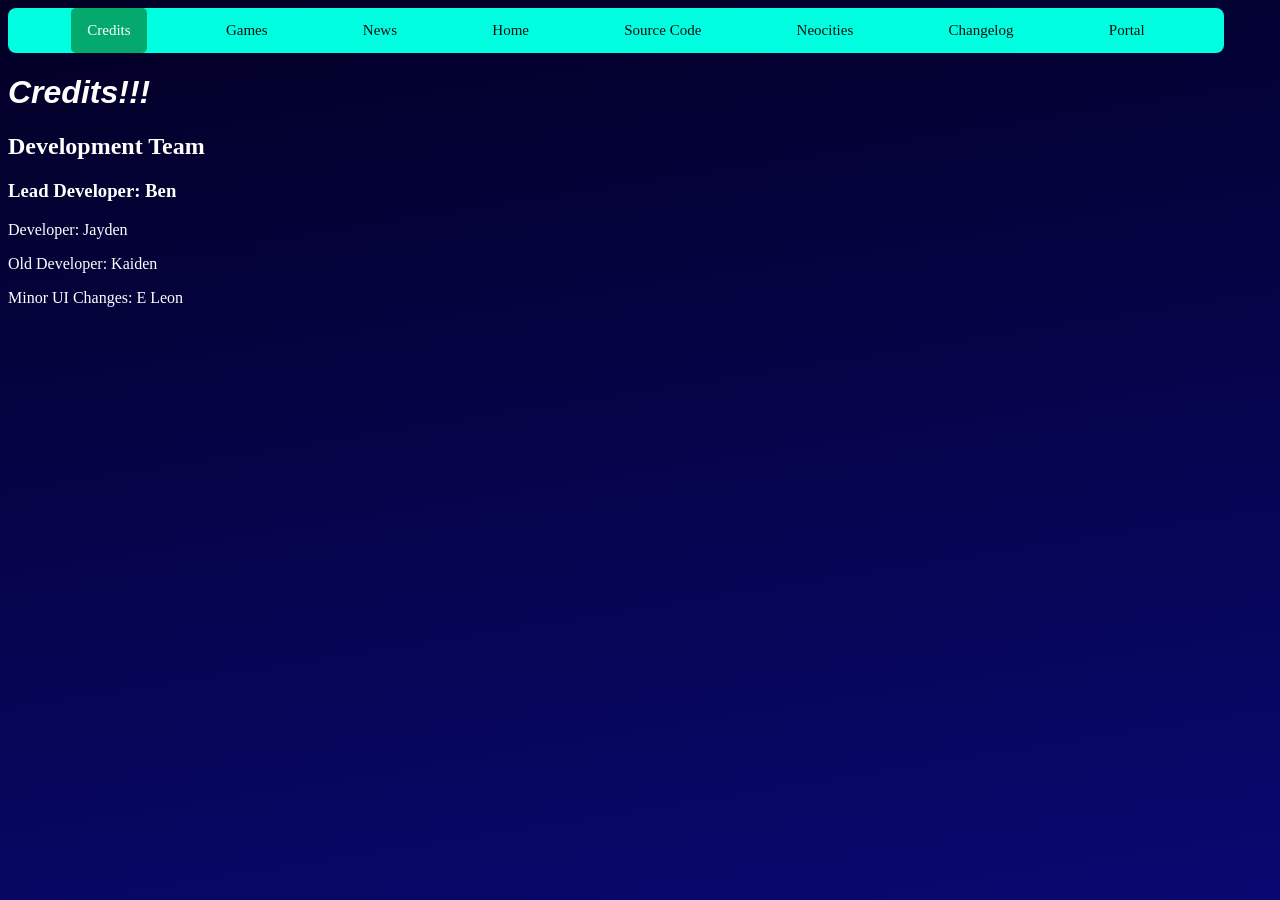
<file: credits.html>
<!DOCTYPE html>
<html>
<head>
  <meta charset="utf-8">
  <meta name="viewport" content="width=device-width">
  <title>Space Cat Games Version 12</title>
  <link href="style.css" rel="stylesheet" type="text/css" 
</head>
  <link rel="shortcut icon" href="favicon (1).ico" type="image/x-icon">
  <link rel="icon" href="favicon.ico" type="image/x-icon">

<body>
     <div class="topnav">
         <a class="active" href="credits.html">Credits</a>
         <a href="games.html">Games</a>
         <a href="news.html">News</a>
          <a href="index.html">Home</a>
          <a href="opensource.html">Source Code</a>
          <a href="https://neocities.org">Neocities</a>
       <a href="changelog.html">Changelog</a>
       <a href="http://astralportal.ct.ws/">Portal</a>
       </div>
      <div class="dev_team">
       <h1>Credits!!!</h1>
    <h2>Development Team</h2>
       <h3>Lead Developer: Ben</h3>
       <p>Developer: Jayden</p>
       <p>Old Developer: Kaiden</p>
       <p>Minor UI Changes: E Leon </p>
      </div>
</file>
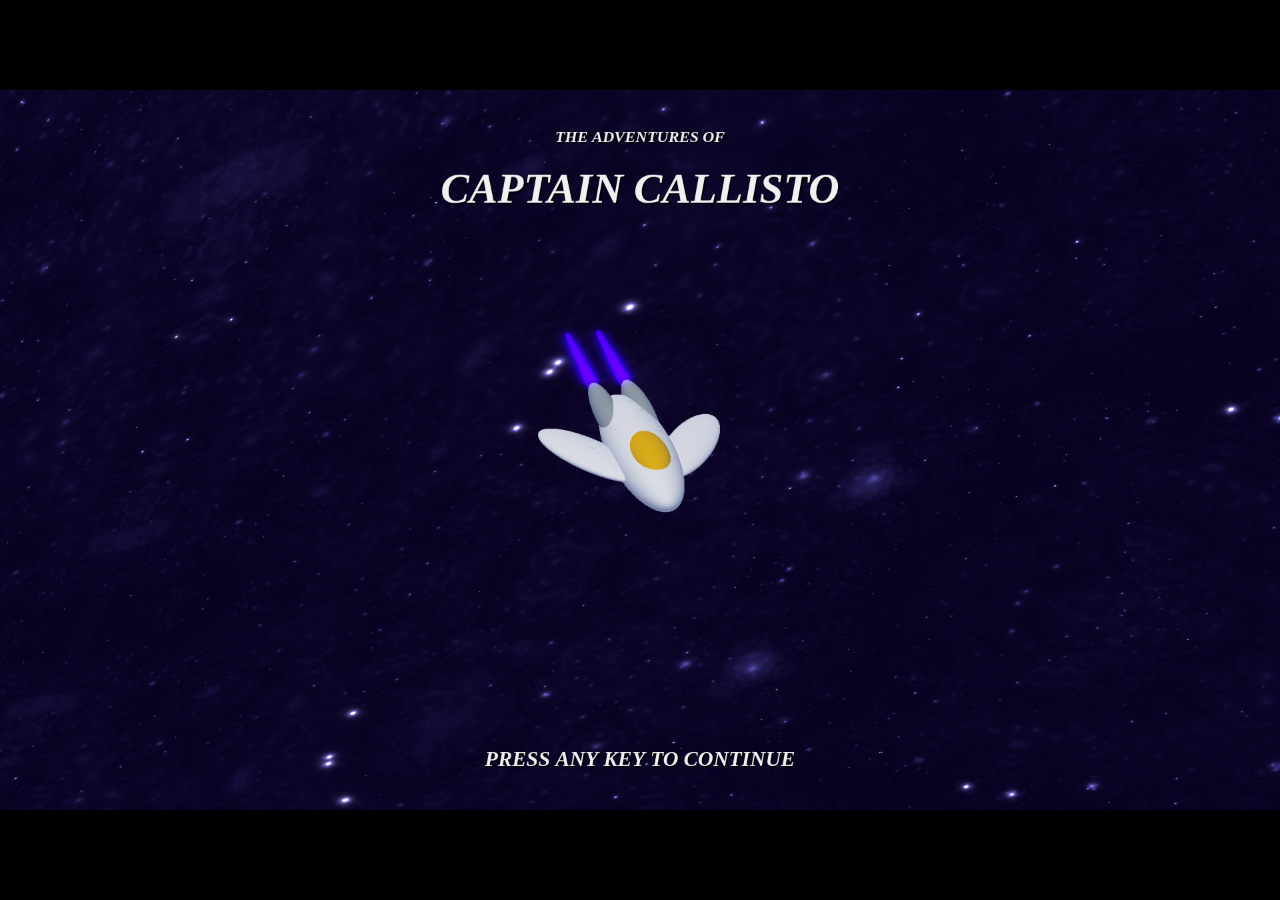
<file: games/captain.html>
<!doctype html>
<html lang="en">
<head>
<meta charset="utf-8">
<title>Captain Callisto</title>
<style>
*{touch-action:none;}
html,body{width:100%;height:100%;margin:0;border:0;overflow:hidden;display:block;background:#000;}
canvas{position:absolute;}
</style>
</head>
<body>
<canvas></canvas>
<canvas></canvas>
<script>
eval(Function("[M='Jt~YKz_FTU@RAIRGZYir}`r?eCYGtBPi|_z}z[Q|NY?E|v}XykH|mykQ}LI[c?kNVvnyelpTP}UrHwdufWdGBzkh~{~S{kd?URGlbuChmp[BmxRoRN@fxWvL`TbAAtf?Ya_A_mPirxvkRgSGDYSG@angRBb}WbvGZ}FEbeDzze~BxEO^s{Gw`mhIy|eTHNv^EqXPn]tVknpyYhcn{yTx|M|GpRE@TQjpnvpGX]}MShL_TnZpU{U]bvSq[wMEFaNWm}csG?[YlrHSOTkJ_D?X~LZIJEbaLdsy]FygLEFS_YmYo[o`vxd`TAYQ^LxQgTrLRAIasFEXsC|fT[EpJmbcAVQfb[lNKtHzRyT]AaVFyJjCCxeEGhepcecenQYy}hBgfXClqeIjSpqvcn{j@P}`Q{]NrlltHWra[Q^@LIxFJUWGzIazI[[AEw~dgeZpVTi_jDBpfL?HxiqBJsc^zmPq@Jg^s~~][|}[NzwrUYeKVYZg?aE@Vq{YiRpRx@Q@srepWIBVXN[ZAKSsBuSEBq?oIvTKwTMvDCVGMWx|{yf]s`REX]Eab?BoAAMnLnekZZImOdhkLDtro`aoTKECmE?tLn{NiQRuqFIyPlrLM_WxNwIKpxD]~bwPw_|@mRkmEGaTciac?cs^EdmHU[yCFSM}U]}Dtqfl~MiW~_dyNqUQF[tFwCpMGIXYLxkcVeHorywzFUmaWOTupTBY{fbfcRVlZNRSFunYQ[W`VhMuZDf`DO[|DgvzRe[pKaavyPZljWIripv?t{K`EsTUSSoaE~M[XP[evUJDWPAwHxf[glBTn{HlhWF?B@QlOhBiz{On?d~eXIqk{l{@mTdeLwVlH`ngYhooN{KWbV@M[eXoGuxm^|c`fHhudwgDWVtVtEitMJ@PhTDXNgT}kRQfLCzymOMiFfc`tTQImsDLglBaLfBosINt|yqq_BvjK{SAvxJQuKTEuAqRgckeCn}IPnFlGvi_U?G~pWkEzA{iEDfP]W?eBBfCSW?_mgyB_yNoU]yjOAXGST|k{k~OMKWBTv}ixH^^W{dteeMulkBWzMVVLO?xTid`K}mFPfHkhIVpE@cqbDT`Ns|PbYSNPPNrq@~F[k?lU^T_v@Vq]U@YmH^nJr^UYe}JJq`m@L}}jNDh]T|}W|J^CsfwqFlxS`kieWITmv`g^}IBz^nOh~LCINxa^qKzyjTxeLHdsDrdp[CggqIytQ{XDPSbRnsXHwALXWqezHoT`N_[PvULNlT@EcEPBQSSl~Obrugk`~NSfCyM{R}qDnqXed@IZW[aR?]OFi^}mrIVZhaFbmfh^wb{LMB^gFG}Rnrs]CEIaEqLe|EPJurMbv_CDAbVg?Fumeyj`tGoUdIY^Cjcy~}XOYWtsH]UyD{Q}AwfnkKcgTPCCBRHFd{hyIUw|PJWFKZWq@~i}u?NG~QdBtU{X[ScMOQcfs~uoAZg_fOWbZqJveVu|Lq?KIKCY~a[NWqBV}@rM__X]ZYd^a?{v}WFQeMFTQ?wypOQzd[YCFnVXCZtkFJ{HKrc^W{KLsBOpD[eOpUBZr[iMccR]|SdRZwfKXwgjol|wYnItWhZrmZaxNGTd`?N_HZI|FXweVyxbMV]SRdL{OtNq@KtRvlCZuuOJy?Mo`DWB}`MzQV?taiwNAM}^i{_dUR]ZoHop[}`]zHNGsgPXTQo^Hn]CPiKJoNHE{i?EBbwtKC`}GqZNZDX_dvcO?s|uF^AL[a}^jKewzcRULiWzmn^Qm_e|~_]JBPvTWWudmUPJe]~aXhbSSP?RO?JKveaNgGvUXS~LLfVtfhLE`IooRhO[]ZmFUl?^bJrh_hoq|wZ]zjMApjBthE@xh[ffd]EYNj?^IY]`iij`kX[AcV}g}HHBTZYKKnDpt`k{igI}_{KLYQu^A|l?SGNDFShJDHinjizO}Bhckkk]jDWBcfaGKOupHyjPrnBgp^Zroe]LwdhOdKkc?][qRTFLdzcL_@{p}SngCuLhyki{uFaIZbZzF|}UYofcoHYFJdUsc@PHMv_gpNGAAA}Nzibd_Zmr^GHIo@B@CWdloGodk]@qHMJGF}j~tXdysFcxbKa}BQKbo{@P_JArH@llDoCtP?pmxaQpSICZsl|LqrVTETNfixtbCPF~jst}yREfW|HpocrW?DwxIDffMl{Js?tn?`ukJleWZp_CfMKlv~TwXsjyLUH|jBOY{~LMMfYTy`WT[Nht~`zMyJ?rtAqrxL@~`VH|q[@WkBjtTxGvWfmo~S]FozhqGn}I}JlsrBx|`GYJNQ}UwoPnIRoNoFU^dwkXiks@Bel}lSKfT~F`]YTXgqNzeUkEwmW^qkBuZqOTJtRXdy@x]uaGhLe]_z?]s{|k[gY]fhzHlD]sm^AuXniMG@WwZOBxBCuKLZJKLIIP|fHKCgIenk@L|ad~nqbeijORsXf`[HWCOBHafCEDo?S_k}WK{FU[hiCyuIulKEMWvbvMEuor~P}tF@FJLdQIwaSt`D`uZSsTOyoxHtOcCFHRJiY{jfHQLo@p{dp`VmDZ@n_MpvnkYMl]a[Gi^SyqSvPK`zopPuekkWtb|mBAjFfUyaDAqUJBJdxtbmF`wV?dwiN`T[]_HUHQMV[nds{nyl`NAu|]|LIDIqWKAQw_E|BPfYxoGeXYsSpkQ|RkWPbVwL?_HQ|@yFyLqvPptAjvw]^Zj~~NZgBclXrV~PIK^CTeaXz}HEzPz^Jlc[ovDq@deIj[kvAyNvUuEk~`sNnbClnNdMXhVh?raJIwatLn]?SKd^PSjhrbmP]rDducnu|LnS|sVryjW^ytOjkV|BVl|OlJoGXrE[kOs]|yKZXuNr?DWUpzaFROFijVnQxgcxs_prnw|n`c[fepOy^ZgV~cnyNmJu{z}zFtm|BZKUJmoZPiSVYpVyIEQwkjNL{VH{gUPX@J?LbrpSG}nw][VJLallr|se|ze`_TXrYaPiduEKz[pQPijRc?yyd{~zxnzqDpWWO|lDLrfTTH}B@KaPRtlz@jHI[Eo^Je_ZpAT{jc[P^O[AutlZl[U@zjCOXkzazhlIE{s^}^hMcQcV{XEIOTP}_DUVE?wMz[SQ?zNFHwPKUAt~vLGBfuKPLddteV^YYCHCjVRN`NffknVZ`ZiAKIqloFnoPElA`|WLEAM[U@[Ie_wHxbA|j[ql}@MfLyPAPQIKOvZNy~CVw@VeFTLr}IXsI~sHIZhu~fzDx]KQyBYybadzPmNcmTf^JxtczlVzHFIBB_Uskkx?iSbYbBLj_GY}mEEHWbJKVSsf]dB|SLleQmk_b]}{cBiF@bup?|Ftch}W{`r]Lg]KXxRhF]ArkriY|SyHeDcwY@CQXorzNQf?Kv?zAMTlE^]{^umkAGUEvTjxExI~Bgfaa^UWskVwkXP}alr^FomyObTWjMjD^Ztno]FVQw|SJVpsqZW@?y`{|drCzgD^?BLelU]rAqpfAlfftoIRVfmBmgjEC~`FA@RVLsgIAU^aIfkjt`SVQK?ldpRgrrwl|jaQNiowE_LQs]gaMaOn~Q]NJVuUjf^it?zizaEcaREIzW~yhr|zqnoCLSb?EoFtCKXgcF_CEs@YPJ^P??g@YK?[IdXg[TPL_cxcYIciSzbOZaXrlj[{YA@CNXKp^HDQMCBaAYUfsn@a|uLzac|n|hlIvtyDu_eeo[OyJBk?ceq[MhIwhuOrdWd|KJ`GEDDp}[Xbfd}xelP|}dJWi_Mjuin]Pp_pDAN`cwutSPE|DRmy_t@prICLMnqkgf[{FPzAwFCx_eTKMlNY|VoW|EOAtlFgPVILyR^?Whb@lk_rl|m}NvBTmaAQiNud`KwMWiEp]~mXx_BpZmlJBF|eOw{mPhLfCWUImgJuK]yXXENC[W^n~mRJOihK{Zt^G~{QzPMzY@ZwA_pJU[Vt^zPEyDpYBqp|ZRD`Ee[ClQLneRfOoWVrJ}rfwLQGyF@r[zwMQjRyfu[nMY]wtqV^ZwXB`CN[cRw~kB@kixzhN}sLPpJt_eZRrZaooCaQjpviX}eKATZWjt[T}}KEnhJAjjBVPTqS`?xBvSvuzloZXUEf`{eWP?[qUqghXZ|Va]j_xB[Dk?BM`HYa|gyYjh^GbRvsMQMw?S[wrcvWXJZw^F~~[T~YKDZZ~JFHcXz`_~`jLyzIE{a_oOeHNJRIUTYZUeZMard`EA|diQmExsSjhJeNvxH_{BBbEA^zpr@cCEnCGQU~pEfgk~e]_v|Qgn`DZV]g_Aci^UU~hr]tLJRDcnF@OWFnH|MP]xdEQWjO`AKp_}JKtinm[JGoKKtpcBHjv^gppa@}jICHibp[oll@OL||wzGpzeRJmCV{HLhj}Eie@vEmkxIOfZDmW}~bI@gdBCC^GQgkGMjPrvEWcCG?B?Ot`kxtWnfC_pfrSLftlVOplPgKVVtsdfMF[`[hPUu}os]VuQq?ULoLb{wXMbWtniD|pnpKWSi^Yax?}lxR[?Y`kXpEZbd?mqvJ^@gcqyZAh]JI]vFf]sKXvXDDinutk|aoqy~bfnLc~@fu`feqcuKXK?BVURyHzO?ui~Nku}MPmZlSpoUAe^@oFSBqakkpR_VeJkdjMnjfvjFxP[ytKFOh[M[^Z~P@CkM~ujf]jwAwd]V}_[`FIXdqdTsWyrITs~aWatt^[VayJds{_HdC@ATfU|]uHWJ|AP[lZ@uoz{_B`JQ{MYaoffyDkkbp@aAx^I@^IXyUTdy~y_zi^@Zi}JMDb`xUDc`_NWvWNBfgIsolndarkvHobaatYDkZf[EO@`dcudbSW~H|CHx~[ZH?f@KYLtYynyRRmAglQBidWp`mnLF`AxmLt@S?Kds|BFT]]_^rNh]uBpNALFyrHB`imGan@}UlRAY^rBys^ShgNE}MudcDySJpisWZORVZR]KrFhtkIUbqESpRyJDuiCwNOcff`Pkrc|Isz`BEReBZvUkZNkB_Zcf[HC|FTNZZAlt`fqqkuuEzh~KDpXWrnEvPbLsFjlmhfqip|UT^IsY~@tfHPQHFZker`FJaxd|[vzeTPl]}Y`LzoaIlWTTxKlHr@gVacOOZv]ec`F?YxDDSyRN@haZb~zw||NIiqm~XZdMzQP^pXGSWQ`sxthGb]rPoG|@lsSoDhdbTbHKdFqDaOeW@@@MefTPpsQLDh^HVRCC^~[Tdq]|ThABDvCmyiNiumdCRm_cxs[{MJ_UPM~oP?lHVnRvf@vrNI^FPIINOXW?^@Ay^SCVYGSfrMqhXIT{tZLfZSm{Kprs^VvQJhPPt{{BfoueA{TQ?INA}zQSLACtiXLOsYvzL}QIk`KBWHcneoDdvzMWLn]yPkYrWgO^uRGJwbKONOqecgu`o[HGtDPRNp[ty{HDk?jfOz~^BaHWD?pB]dNrFViI|`^EaxP~SU{RUeq}xOoTEDQwbq~`hdlGgpzw|Yw|wPXXDU~Joj{llKyO@rgr|_dmOUY`oU~GVSJOnO?FAqKESAMvv_ha]XXhNNvXAIz~ub~BqlXCEAkrcr{Y~W`kSnP{EWAbOtk@pf`CWk_rhSEZWScTMaT?DkTpTtwzEn^P~eVkhjsR|uTEN~z{~`AXoxgXdeXarFRuXpxlK|`ks]BhaJQBv?m`FbCv|BeO?WNYzX[yeCC}W?HCxSumt|Ggz{SJxr[GBmgwq^{EZrF[znqtw`F{XxVDu~lr_]MvFY@RVN^oVzmTjt|mVYlXGWhBk^yuc`ZB_jAcDL[Qtim[]Lv`e{eUbYaXfUpJU[~WCy~y}T`YzrhnJEckLbYRyRTWLKIIk[yi{~whl@CE}ydlRJVc|KFxEfhO]JqEZutJ|B}p@@jhVPU@pzR]xPfhcN`kM}miMxyAq?amG`ovcNhfRGqrGIVoMlq{UV}BPSJMHFQiNWksIwndR_EF[BzqH^Z|`StSwMLghxuXPLGK{DsE?vy{zZJogiVK_|w?ubkkkRaLLLK|r~]OA@bbPKR{__EAqwUKmMk{BgulJKqxNsM@ZPuj^OEFvcOlVE~AQpjZ_|~CZt?WPq^UwQoFtaaHYsxUe}|uXz[fCdlsKGd{T~LuPKpsazYBAwP|Waddkx`TwEN~zT?Mx]czioQn[@}IhOmnWJACMCVKBeYTbywfybAnLcA@jlhB{Sea~^SUzN{Q{zBLWJiqh^Yby_ToEsc@oran}odQbVuXITUgEbWhWzMsvj^^ylTIIlmZHiq|QrRMW[Fh[Kd?j]liylGc@`NzN`tOFFwLHyPoBrTxcLk{g]K_gU{N|BfYCtvWxeNphE|kJbO~rkfYpZBZeo{DXV^Y?QYrHBjyLOISF]VI`atdFsVarpVRJgKN{?]pBB?y{krA|upip??ly@kVf`cy`FEFV[be]F`n?yrrkyVT{xLalSZwoWQDsft^xeyIUhvRAl{RTnCFon{E@AvgpTK{VkEkB[vjFNJ[|HpAcr`]R[{SrOwrNwmLt~JRp|bGIDtSirQFenej^RAXsN?EbTAW{JIsqforJR@|yvEQlhD[Hd^HXlNZM`cgpsGUbOI?tnJRqCoOhahHLVqmyeU_mOV?aTyA|cLl}qIec}TAy[NLSOymjBemOFzizPh`yDrgsXbgt_FlM[y~[_yXz~aUqAyZ_EwPaXHVq?yHf`jwz@CGyHZJKB_ILrCkHFnlwvmEBEgL]w|]DHKg]bojxUHqoPOfCmtFOHvSBdl@QErsPOkqqidjZd]^eoJyK^bp~lHBMmrp[qr}WDzuYWno]Rd?tbCgswwLS`agWBZoiGfeGcQU~taoUjNAOqtemi[bhBBez^yTPSOqDR}RMbUPr~OPXUb~V{HzvlCf|LYrNK~r}p@SKwfv{orClLyp[[|FsV|Mc@cI~{PhOGwdByCYH]EWMwqSMMVzA|m{Q^E]H}nAWZH_E?rMMGwnvaFXRqYlVAu@?Cv[TcO@PwClBk^r]CIm]uVWIGEsPu^Rk|Dtq}WX^hYakGZTyf|{bPLrvlF~Tx?]WShPFfUhk^dfsTjLFyDFu~kGVldn`geWDB}cgbcNnSFhr^?~?eCNU_kFtibg}uY^[kpk_mepsr]ZlzdphjacIVMp?mFJWi`GkKOoZWlRBFrkbjAN`__`eLg_o_w]NQCWBLabt~|UTbydMLwPvMpmR?iLgnLeUwMhcrosXh`Q^hvH@FKpHBvJPwwDZ|XLknH@DTl^gAp@OTPzVK]XWB]mRutaLOFmtLgFrf`ONPQ^K^bdWn|HPkla]hGUuMiqKcBkS`c{MFrACFCp_XoFkqKWTNtnv_YjFwtCBdKTGxtDHMpuoEpH[]liRl{H_luYgiB^LT@FxqI[rx^BAQ`[lSP|ZtFeO[Ku[CLASsbrznv[UEEhBYeesfgse^CS{A@L{fKacNiEuj]l[_@zchgSfz^xafayU~mcH_VqC?KjZ[FIMqdFbtPO{]_zO?PZRI?Ss]wUIgkAb`qcm_q_xTr[ZV^msa@jQlkARpMXcHgZfSzeNRtlAhJ[p|?}pqAHYM?R@Kf[Z[e~LZZpc`ALy[[T}kJT?I{CsUwkV`zQZHrKowFJfaRH}RHOxnYI|gZ`S@VBziYwbbkwOYe{}QltJyj`pXlJL`roLtEEHvSw{rN{rvIiq_tnsZ~LVesVX`uPaZcrdc_BBCkKiIJzA@Vx@[?XOPNrsz?Bssbz|H[nwuPLef|cbI?L[dd~?OcJC{eT_Oz{nNwMMLtHHJ_QB{KkgutoNhT~m`~pnhDWNB~MZ|wCpqf_@dXpyTzrBGhVDpoYkGl_MwnW}ItJrW|[Y^]uUGZERtQjzAsMbjKOnJw@nI}xSpqkv]vwIT?DDAXmVrMYrA{k]ugVJzJO~o[]SwABUsaK{MSGkTriwCbrDA}s`g]p{bnnTBTY^Z|lS[HATftP[AZcEjl^NbgMRDXSwgmimdSZPQOrEX@BAysZqJae~~kqBbTw[FZa~ITbw`vD}[~G[W[bCbhDJWCmSmG?k`NMue|YFAXFwQyA`ZIoqRJM]jVHDF[FHuPQQ^[DNMT@yYV}ML_Tv^^LWVQs[olLKKtv@OWP^^zHcGGGKVc{Ot{wZyr^`dCLX|[e_{@op`fs[`u`bKChTnkDCCJNDdBnGJ|RCMFb@enmCII{PT|ui`EB{KAtcBtoRhSxB]_vIAS?KONg??iJb{C`vEksAUcnALbJS@ofqrUQOFrQMHmCGge~FqhDHRnfXaH[vVjVXJcXak?V]d]Vtqt}XtyyprOLmJv@[DEqOToVkIeMioVuJjfuvNwc~yt@j|axNiR]LIj`OF_tGTrJ_rkvbUrAAlHCVOdzjkQJnaWflUnNj]lHdRpCwkMV_ihNyMS?eCQWChopeqPlZHWuNNDQx]lmNCYvnCrAR_EP~FdaLjCw]W[XRBZdIxBAytBqMgYzfok[i]BD{YZqIRaU`VnbEnClEJADR}jV|yPOYUl`D__UWmPWmeJpf`iReNQr|`FJOXuJoT}webOh@_usvfCRa{VF`MfhLEojh_}YEFFcwfHXdhaBraQKnvA@cF^z[ebUWGlfN_~dIJMRXF_nOzAvf@jjnvK[qaI~{[AttJ{P|[?~FEgi|A@OATNUnQkRqIsH`B]Gfj`EMWxwniAmaiOOrzWIVorNpDm@_MCjcoxa`MosgBEvMwNElPVNOj?}ReC{uCLsXwrbIRcF_qJWcqK^CNy`CpxGpf|kGKCJUotEEArE]ElnRxDHnIz?epA}nZlS[sbMrepfh^gPZO|aF?pjvHDXuvWoq?g`XduFXxnWGGuUjIgsXdtN``OVn?V{~]IQ[mEuw~]m~jTOYSpt}EBbtCNTJMTeDyFDWCvv|jk_PaZcLEJXeL`@KiL@cKE[fDM_FViivW`cvMGYlHh?]muho}}w@hzYNWHQEd~kImzC]GgehAC|NNDG?JDuD~TPt~k@@lKgXeKPamPKtqQC@r`Dve]`QV?rRmTShQRrsP[AKGjvpidtotS[NQtVMDHkcBMkUMhuTDyFouo{mS}Q~@IxNAYgwU}TneE?kKXc_[mwllVg]uGIBQtcpOGZUyDJ}BX`NvHbjEaLXcUpt}oVzfTTgG}FgcIcAkbVLd^JRzp`XD[nLLXjRXuuASW}eoId[MAeN{yuvtW}jHSWrzY~Ak?AmOPI_ac[MMxiJfxx`FV{{PhEcJbKgzk[lfYmtMnYsmLcor?hIsgABYLOVy|hYj^L@hjnPEC_wv@TZjwE_[@M|vg}~pTxArMzY}}bVasGf[K[D_^SO^hWqUmHDJL?oUI[qvA_|n_JRNlMQAqwRpSooJv^Nilm{mqmGl^ztYS{v@]UaiGk@XbDIyj_efDMHHJEAYwmJuywdvaB@Hjz{KWlLVWCoHFb{`??bRgwOtq_ujQZazHRML~eMImoMhdZvbKlq]SKSbjHIl?E[YTSo_GAmH~nLEmju~`PN@@THY}OtrbY}i`OBhs~HDzWMtdJVNxY]suQnST[Up`qXI[vA_KGy]emllwBECrzm?^?HBseYyjHDUKv}PNopikB]yzQsuWntDAOtv}Yvg`Cc^XBHIV}tyxMGshRawMOXeFrPu?N|CkoR}vlCg{?n|NTyvRQJF^[XSLH{TFdbp]mDk_^JIdmp}hMyAxtbNmMtTBax~qJXkl_P@|hP}akuBQmzvprwUtJZboeRaNV`j[AdqrvQbjWARlS|Z{J{{NCiyQxJ@^lI}IcPAWYgDNR]^]jv|OsNq~b`QGmbv}UkV][yhVxi?wA_ZlyQhKPxdKr?eCph{OBmGHHPeSgakYw@HugbwO|pI{[xasxIFmQiwU`EVbGPgpE{JH{HNHAk|^}_s_ftFE{_DkI[abCRYleGxjpUYKxXohEfsupgR^HQJV[B]znvyhx?wam@sFO}S]UBaAcONUB`?ZJUjf@BWNhFNTqsgInxF]ptPSHUDAdRaa@`~QNlIBrrpdLiAp^lFl^Zl@wSi]ZEQXmFqxqCUG~hBU|ZLvoLW]S~@ZRhG}]@NgAetERxBPcMzEnAO~qQhIWXzPTAH`hE^~iX`O]NoNgVndr}SZWU]iDLzubgpfFCatdBNmBUQs_Vxvl[XWM]oaqaUxePCQMMWVdnWz^HgJszaRq|sTRT~tYHYEPsYHUGoEOCeUaOGz^}TwSpVGdNZaxXvY|dEHYbfwXYh^VeYwvaCXymw~THNHhIHcwjOWlMK}iNU^FNnRKTgUwj^EA?_UrMnfeWBotfD`Lm~@laqG[[AbMeykZnHJPyqw~tXcYIR^QtmBnLYV^kECayYYdCqVEN{jog@Q}okUDK{]qOduKS_[TKr]Aq~jxgvoQdgWOcUwDZt{{SKqMIHRjFwmgvJXFLLRptdrLOdHbxGgUyDlepqeGjMwhCSHiPqzOstvI~V@JILGKPg``twgC^eCMHn~c||l^BohFXsS~JJiv@oDj^wNgC`K]aEhV?TF[lxQt@W[~QKxHg]CpyBP}g?KVdgzpu~qjWNXZQjDxofqq}|d?pZeJHSGl}sreXQvavwpCeQWZsFexupB?cTfMlEJwxLL`g{RWRv^_wKdChzAf{SPG?hBafL[xHOUy@|M|gpZJI@OAMPq]FsGgLxh@C{leA^moQ]JqXa{gCrcOInhRWsy|UvrIM]CymfVpIzXEL@F{OhJLBFkf[VAX|sMl[AjpckP?M}A]Wtruuj]UhQy_jo}XQUUm]x^uNFEuXcExR_P`A@qrKFqHBmGYmyqr`Y?mHSZUEOscN`Jt@HvQIZoEzOdGKxmvdiPJv~FLM@ibsnGthHFC[yHPMy}Bhwcp|lh^EeBLjkQOFUqToxgiHpHKsbAv}]OY~^BxDtVgHVXrCfNPjrzZoh_}W[J~Fur?xe{jYpa?U^Ha}hOx@sMG_~OkCHb^RwyCooZrLunWe_DqKbF?XFlXPyuoqDIxSQyDDZTRJo?og]C]Iow]@{YlONFVDvHORIiWo~hOSHKNfwpGW?~?A^Ajqi?oWNmjlB[tCJ}NPSE[RKuCMbmI{UYDeAU@S?U{`~dJ_gxY`_wRdBl@?WiPQUzNbOK`NKPUWWrtwEJM{sfH^epKvvuCRVo_yPxuL[yvIKAxnB@UNI?HOBFB]NNiaBIhW}OoJG@~dpe[Omw?hXWD}beG@OTnjUhDDdhtHIItdCpzNX_OK}ZX{tgha}W~UC}vPEHWajXaZpkscgQLgxdK]yPe|lPY{NwKbWi~J{nHKKJYqxdRY[Z~ONNmW|@t{yQBg_|SXaEnSmuzfnKgJ[lmjwrWohgowscY}FvLDUHa]?WXzpyEim~wlPbQf~u]wTNQ^oy|Ndlb{acezB~Aq?O}S?RbeMGtguj^?P@rtqISKmAB_elSSHn|KYKfjU@O|gMAnbWqlvXq}XuyU{b|mTpf~ccW`ZqEOD^RnuDA`Ae@tlH]vaVr|pSXgwPZT@_HwFXZGrZfCTAciFLubDsn[V`SeLLkmAn^A`G@I[Y_aGSz[Q@IkbziXq_GKIdY~~ethDF~U|tEPHP_pvxu_^_Mgwv^bcySZADLhx{qLDUIE_hmQGrT`IF@Vfezomh[^Kw@fGGA_kZlHGGnMdlSlSXd}l~LYpFxczZNHR]yZEG}lUnTAOV@tNKMc@WyvsSBu^|ZBqVCjlC{SqEZDIOzzYv~hFKi`JcSNWI?jnFLJt]N]y?Pwjs{WwbBTXcjPVRGev_s[YGBxvQ~Wq{ffBVnJvtvaYOdXEsJBbL]drHtIBQJCKp^lP[nchyy@UmvMAIQDHzI~FfKHTeFbYQWsSKMN|hgAxMAP?rEMM]rs]]swhM~eT?KrOiXsK{^L}}GTdFeQskfxxnUo?yIyK_VjeHPT[`MuE]JB}]QZUJUlLUGA]Eo?C{Swv?Zj^YVOLN}nOa?VrNqPCTLkEPk`]mRqCYxE[RuMT?LJDwk~HW]D_{IkktRv|]saJz~j]CbHy_ockTd}|@Dz{HbwriUr?HEshHTkZRRwihqHks`EW^IEC{IGDZnhEDMPc]vpepkaNeyJaH_UzNIzMoNyodjBHxGu||CqhSP?ExxsJncUXgOYaHVzt}U_vA|Bj^kcGY[aFiTgQVKuobS[[HOGaEHji?JNqvN?zBfKyRI@HhFvRZZBTOKWgbLThaNTjm|}IW?gzCVJwni`sZfygghdmr{WIYcMkWAIXqubP{mD[~t?~?gsBCPtrawJK`r@]rKKz^mJu`?[b}HvDft}ef[zFvVjAn?wip[O_gAxmNE}r{ase~ZHvPnC|gDvxldpMQkmN}Yin{zZXebfQ]QkJxmGlAEdDUh[wiOLFLHOprrAaj|aO|nEsmV}UJO[FcJonUNTfmAs_|fDTDEgq?oU`lnVkKqbQbY}Xgbl{fpWatJtdYRtvAqsSdGeUDWki_mff[{H}gHqjDtoGonuHpOjiOGFb~?sBhZjSBukNcVntDzf@X?sUdmZJrpJzp~N`GJpT]l|_Aeenrd?@nAJIm~wAgi@utnkMrcgRth]SXm|OVF_gktHiG{{I^}JdoFJPbBxu_{FAIrrg|bSqrYiepNQ[huSZzaNsTqOPFn|m?yY[OR{X_D@[[DUOXsxl?f|ZloQ]q{hfgRDTMj|iJn_pHX|jwGGzT^N?Ytv}rt@NQsMs@feKUMj@mu}oCz|kTHrxYKsjyoJV]Hxfal`HaxJXmTwihW@QefXbXxnxdOnDOgmVLXp}MBe|XMSdVdiaQV]FadMWJNzGTifQlUjB_irtepIKljh^`h~t}BFmLtB@dmQThiu?|XWBvfMMOhpmQtCqPAKwDP]JJCmZpsQ[VtYGc_nf@qQsrvOq@PUx_gCQMf{C}jPHlEeTyXiqyyhViFdOizHC^ndNyPvTpBprWmkYT}[nVYxsQAW`y^tw^ScnAaugAN`vCv|YMusLD^|s]fBI^coBuOedYMZJLikEvXTwIkvQFWtCYRdayxErs]ydlEIYqfmWtQbMFU?eZEaNNmM^Sq[LnzLobp~K?~|LMlkD]LeGUuibu@[we^xTeFn?h}K?v|LY_BFbbxMoyuV}`T[m_GeJRMv~ZOsaEcbga`wsVp~_L{eZrjfaNusxMYGvkI[Kl[}lPXTkWLJCVom_k}PIMXSsqUemfO^{f?B_NqyiDrri`NopXK^IknVoY`OiEbgLAIsL}Jyh?O_ir@tnFM~y]p{JK^?ZvOMgA[NKQbbyEFm[[XCbTTCbsq{Zd?}`nZknYWPSc_QQLNcvPuhdEEGFKdeIzH?Spibx{]VkwMIob]VN?Z]|tWHz_jRe_AfrtjS{ktWEwNigVo?_{petUZ~Ye?iwE}mdZ^dOILotyYo}]QBEhjDW^FkgU}iYWXxNdB?lnWxE`YxGLelhYT?fOuyEgROXPLUb?ErJwy@~Cbb}cTEf{?Y][vhNc?JIOKeoYW_^iw~IQ@`o}lhTM^}PZgM[`FmIoKtB`~Esw|WKhrmt_fRZF[dvkYwZ^wGmAxFg[tb[]hptnoMrdCyOHPQoLhrDNvP{|cAYNeO{w?OmukfXYTsBcCyFXdGbeHc`hVpxW{Dbnad|G@aBDVxJE`f{[Bqwj]JsVPczktD_J_UbFh`rCnylADVjHnRjl[HAz@efWjGlO`BSYcO_~hyFQpD]gUxJfGYKeayZ`uM_P~zytxwP{@gJkVoIGN_ooSVBuwpTBE?yxZV@vWH_YJiosg|xJfFfxlRRIleC_Pe]rmcde_FGXRIevzYcygqzu~j~nQzT?_{pUbterw]lrHgWS}JwBczrN~_CXT{RGfpMlD^rPZ]cF?w}l^_mJ@bBPY{Z?so?`hhE[{TyELahEaFPdivGnNe_mW~WMtFbmLszP~AFjrAFud{JQbJzlbRFLyBWmsjyxpgWmqSvFs?|v}chDLmslB~NR_~feeRawXus[dzIQr`zSoFbNt?y@JuwFVb}BkAl]aQ?{fySwPeFkxV{gyo}STuty^@^U@LRIrIFaFRjPkrLLWf`D{^cFlBWdJwQQQY]?mKKwOmVi^^yj~B|uSCrMVs?v`F~B`]A@v@_|sLMksMaxgz^}YichG}HFCo]OQsSX@^eIEoQcXmwcy]_@fjUKSfuZMcmToJiRkC|HnXNCtzoDW@wzLIZdgVzsb'"
,...']charCodeAtUinyxpf',"for(;e<34041;c[e++]=p-=128,A=A?p-A&&A:(p==34|p==39|p==96)&&p)for(p=1;p<128;f.map((n,x)=>(U=C[n]+=(i*a/2-C[n]<<15)/((o[n]+=o[n]<4)+1/20)>>15,r[x]+=y[x]*(i-t/a))),p=p*2+i)for(f='010210320321043105310642065206541095432109761'.split(t=0).map((n,x)=>(U=0,[...n].map((n,x)=>(U=U*997+(c[e-n]|0)|0)),a*128-1&U*997+p+!!A*129)*12+x),y=f.map((n,x)=>(U=C[n]*2+1,U=Math.log(U/(a-U)),t-=r[x]*U,U/750)),t=~-a/(1+Math.exp(t))|1,i=h%a<t,h=h%a+(i?t:a-t)*(h>>15)-!i*t;h<a*128;h=h*64|M.charCodeAt(d++)&63);for(o=String.fromCharCode(...c);C=/[\0-	-]/.exec(o);)with(o.split(C))o=join(shift());return o")([],[],80876090,1<<15,[0,0,0,0,0,0,0,0,0,0,0,0],new Uint16Array(12<<22).fill(1<<13),new Uint8Array(12<<22),0,0,0))
</script>
</body>
</html>
</file>
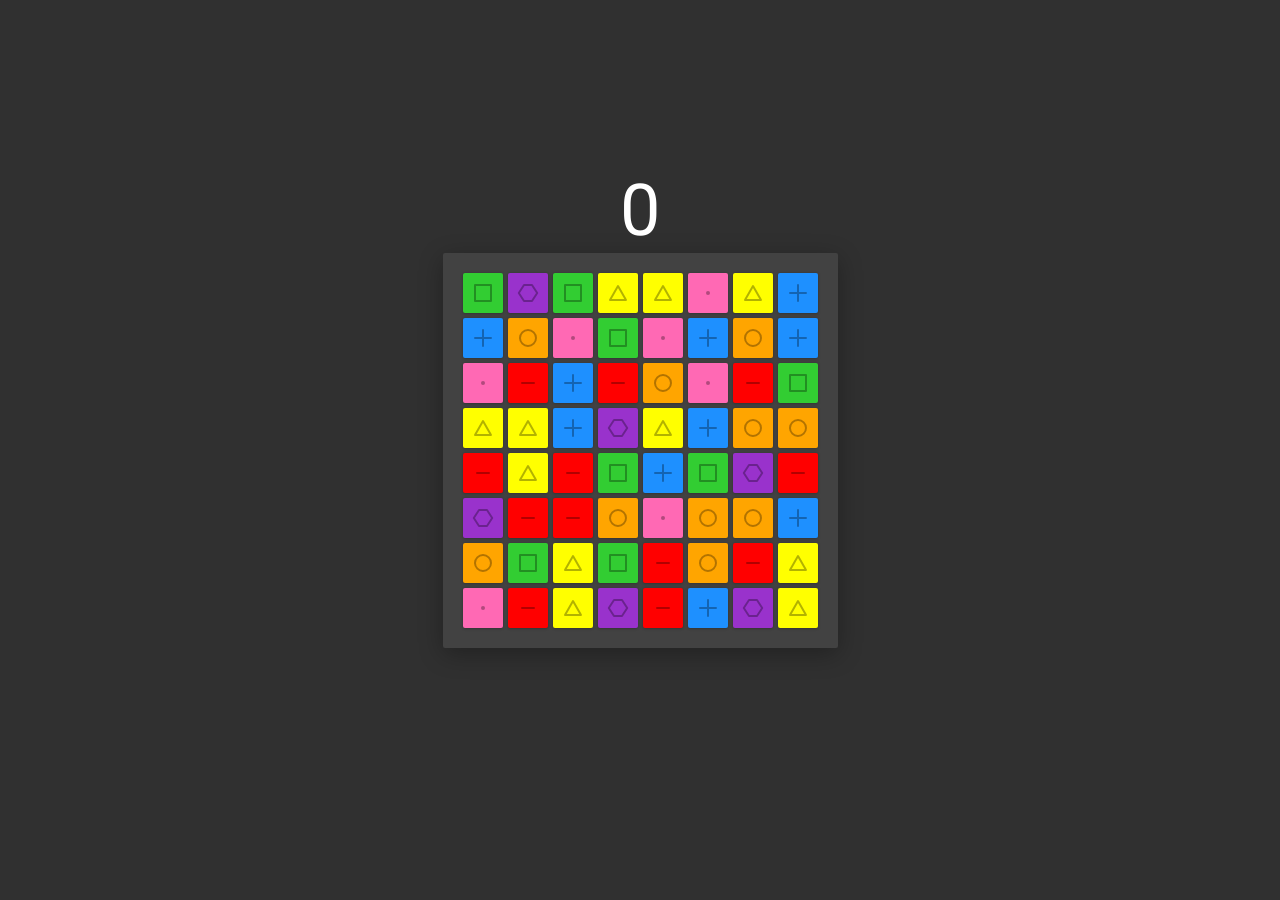
<file: games/connect3.html>
<!DOCTYPE html>
<html>
  <head>
    <title>Connect 3</title>
    <meta charset="UTF-8">
    <meta name="viewport" content="width=device-width, initial-scale=1"/>
    <link href="https://fonts.googleapis.com/css?family=Roboto:300" rel="stylesheet">
    <style>
	html, body {
  height: 100%;
  width: 100%;
}
body {
  display: flex;
  justify-content: center;
  align-items: center;
  margin: 0;
  font-size: 0;
  background-color: #303030;
  color: white;
  font-family: 'Roboto', sans-serif;
}
.grid {
  background-color: #424242;
  padding: 20px;
  box-shadow: 0 6px 24px rgba(0,0,0,0.3);
  border-radius: 2px;
  width: 355px;
  height: 355px;
  position: relative;
}
.grid::after {
  content: attr(data-score);
  font-size: 72px;
  text-align: center;
  display: block;
  width: 100%;
  position: absolute;
  bottom: 100%;
  left: 0;
}
.grid > span {
  position: absolute;
  padding: 20px;
  border-radius: 2px;
  background-position: center;
  background-repeat: no-repeat;
  background-size: 20px;
  box-shadow: 0 0.5px 3px rgba(0,0,0,0.3);
  transition: left .2s, top .2s;
}
.grid > span.square {
  background-image: url("data:image/svg+xml,%3Csvg xmlns='http://www.w3.org/2000/svg' viewBox='0 0 10 10' stroke-linejoin='round' fill='none' stroke='rgba(0,0,0,0.3)' stroke-width='1'%3E%3Cpath d='M1 1H9V9H1z'/%3E%3C/svg%3E")
}
.grid > span.circle {
  background-image: url("data:image/svg+xml,%3Csvg xmlns='http://www.w3.org/2000/svg' viewBox='0 0 10 10' fill='none' stroke='rgba(0,0,0,0.3)' stroke-width='1'%3E%3Ccircle cx='5' cy='5' r='4'/%3E%3C/svg%3E")
}
.grid > span.triangle {
  background-image: url("data:image/svg+xml,%3Csvg xmlns='http://www.w3.org/2000/svg' viewBox='0 0 10 10' stroke-linejoin='round' fill='none' stroke='rgba(0,0,0,0.3)' stroke-width='1'%3E%3Cpath d='M5 1.5L9 8.5H1z'/%3E%3C/svg%3E")
}
.grid > span.plus {
  background-image: url("data:image/svg+xml,%3Csvg xmlns='http://www.w3.org/2000/svg' viewBox='0 0 10 10' stroke-linecap='round' fill='none' stroke='rgba(0,0,0,0.3)' stroke-width='1'%3E%3Cpath d='M5 1V9M1 5H9'/%3E%3C/svg%3E")
}
.grid > span.minus {
  background-image: url("data:image/svg+xml,%3Csvg xmlns='http://www.w3.org/2000/svg' viewBox='0 0 10 10' stroke-linecap='round' fill='none' stroke='rgba(0,0,0,0.3)' stroke-width='1'%3E%3Cpath d='M2 5H8'/%3E%3C/svg%3E")
}
.grid > span.hexagon {
  background-image: url("data:image/svg+xml,%3Csvg xmlns='http://www.w3.org/2000/svg' viewBox='0 0 12 10' stroke-linejoin='round' fill='none' stroke='rgba(0,0,0,0.3)' stroke-width='1'%3E%3Cpath d='M4 1H8L10.6 5L8 9H4L1.4 5z'/%3E%3C/svg%3E");
  background-size: 24px 20px;
}
.grid > span.dot {
  background-image: url("data:image/svg+xml,%3Csvg xmlns='http://www.w3.org/2000/svg' viewBox='0 0 10 10' fill='rgba(0,0,0,0.3)'%3E%3Ccircle cx='5' cy='5' r='1'/%3E%3C/svg%3E");
}
.grid > span::after {
  content: '';
  pointer-events: none;
  width: 100%;
  height: 100%;
  position: absolute;
  top: 0;
  left: 0;
  background-size: 100%;
  background-position: center;
  background-repeat: no-repeat;
  background-image: url("data:image/svg+xml,%3Csvg xmlns='http://www.w3.org/2000/svg' viewBox='0 0 10 10' stroke-linejoin='round' stroke-linecap='round' fill='none' stroke='white' stroke-width='1'%3E%3Cpath d='M1 2V1H2M9 8V9H8 M9 2V1H8M2 9H1V8'/%3E%3C/svg%3E");
  transform: scale(1.2);
  opacity: 0;
  transition: all .2s;
}
.grid > span.active::after {
  transform: scale(1);
  opacity: 1;
}
.grid > span.entering {
  padding: 0 20px;
  animation: entering .2s .2s forwards;
}
@keyframes entering {
  from {padding: 0 20px;}
  to {padding: 20px;}
}
.grid > span.exiting {
  pointer-events: none;
  animation: exiting .2s forwards;
}
@keyframes exiting {
  from {padding: 20px; margin-top: 0;}
  to {padding: 0 20px; margin-top: 40px;}
}
	</style>
  </head>
  <body>
    <script type="text/javascript" src="./connect3.js"></script>
  </body>
</html>
</file>
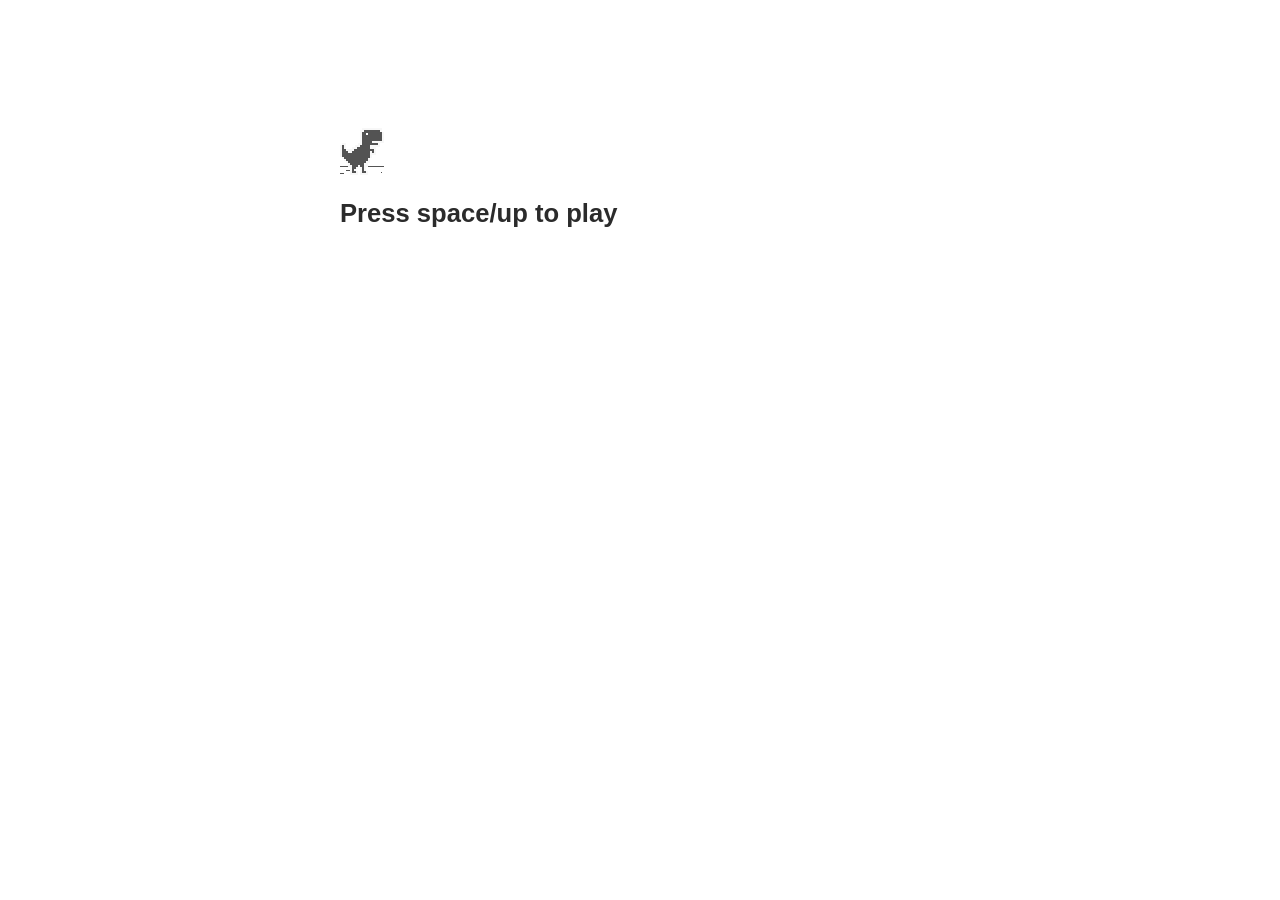
<file: games/dino.html>
<!doctypehtml><meta charset=utf-8><meta content='width=device-width,initial-scale=1,maximum-scale=1,user-scalable=no'name=viewport><meta content='light dark'name=color-scheme><meta content=#fff name=theme-color><style>body,html{padding:0;margin:0;width:100%;height:100%}.icon{-webkit-user-select:none;user-select:none;display:inline-block}.hidden{display:none}.offline{transition:filter 1.5s cubic-bezier(.65,.05,.36,1),background-color 1.5s cubic-bezier(.65,.05,.36,1)}.offline body{transition:background-color 1.5s cubic-bezier(.65,.05,.36,1)}.offline.inverted{background-color:#000;filter:invert(1)}.offline.inverted body{background-color:#fff}.offline .interstitial-wrapper{color:#2b2b2b;font-size:.8em;line-height:1.55;margin:0 auto;max-width:600px;padding-top:150px;width:100%}.offline .runner-container{direction:ltr;height:150px;max-width:600px;overflow:hidden;position:absolute;top:35px;width:44px}.offline .runner-canvas{height:150px;max-width:600px;opacity:1;overflow:hidden;position:absolute;top:0;z-index:10}.offline .controller{background:rgba(247,247,247,.1);height:100vh;left:0;position:absolute;top:0;width:100vw;z-index:1}#offline-resources{display:none}.arcade-mode,.arcade-mode .runner-canvas,.arcade-mode .runner-container{image-rendering:-moz-crisp-edges;image-rendering:-webkit-crisp-edges;image-rendering:pixelated;image-rendering:crisp-edges;max-width:100%;overflow:hidden}.arcade-mode #buttons,.arcade-mode #main-content{opacity:0;overflow:hidden}.arcade-mode .interstitial-wrapper{height:100vh;max-width:100%;overflow:hidden}.arcade-mode .runner-container{image-rendering:-moz-crisp-edges;image-rendering:-webkit-crisp-edges;image-rendering:pixelated;image-rendering:crisp-edges;left:0;margin:auto;right:0;transform-origin:top center;transition:transform 250ms cubic-bezier(.4,0,1,1) .4s;z-index:2}@media (prefers-color-scheme:dark){body{background-color:#000}.offline .runner-canvas{filter:invert(1)}.offline.inverted{background-color:#fff;filter:invert(1)}.offline.inverted body{background-color:#fff}h1{filter:invert(1)}}@media (max-width:420px){.suggested-left>#control-buttons,.suggested-right>#control-buttons{float:none}.snackbar{left:0;bottom:0;width:100%;border-radius:0}}@media (max-height:350px){h1{margin:0 0 15px}.icon-offline{margin:0 0 10px}.interstitial-wrapper{margin-top:5%}.nav-wrapper{margin-top:30px}}@media (min-width:600px) and (max-width:736px) and (orientation:landscape){.offline .interstitial-wrapper{margin-left:0;margin-right:0}}@media (min-width:420px) and (max-width:736px) and (min-height:240px) and (max-height:420px) and (orientation:landscape){.interstitial-wrapper{margin-bottom:100px}}@media (min-height:240px) and (orientation:landscape){.offline .interstitial-wrapper{margin-bottom:90px}.icon-offline{margin-bottom:20px}}@media (max-height:320px) and (orientation:landscape){.icon-offline{margin-bottom:0}.offline .runner-container{top:10px}}@media (max-width:240px){.interstitial-wrapper{overflow:inherit;padding:0 8px}}</style><script>function _isIpad() { var isIpad = navigator.userAgent.toLowerCase().indexOf('ipad') !== -1; if (!isIpad && navigator.userAgent.match(/Mac/) && navigator.maxTouchPoints && navigator.maxTouchPoints > 2) { return true; } return isIpad; } function Runner(outerContainerId, opt_config) { if(Runner.instance_) { return Runner.instance_; } Runner.instance_ = this; this.outerContainerEl = document.querySelector(outerContainerId); this.containerEl = null; this.snackbarEl = null; this.touchController = null; this.detailsButton = this.outerContainerEl.querySelector('#details-button'); this.config = opt_config || Runner.config; this.dimensions = Runner.defaultDimensions; this.canvas = null; this.canvasCtx = null; this.tRex = null; this.distanceMeter = null; this.distanceRan = 0; this.highestScore = window.localStorage.getItem('chrome-dino'); this.time = 0; this.runningTime = 0; this.msPerFrame = 1000 / FPS; this.currentSpeed = this.config.SPEED; this.obstacles = []; this.activated = false; this.playing = false; this.crashed = false; this.paused = false; this.inverted = false; this.invertTimer = 0; this.resizeTimerId_ = null; this.playCount = 0; this.audioBuffer = null; this.soundFx = {}; this.audioContext = null; this.images = {}; this.imagesLoaded = 0;this.pollingGamepads = false;this.gamepadIndex = undefined;this.previousGamepad = null; if(this.isDisabled()) { this.setupDisabledRunner(); } else { this.loadImages(); }}var DEFAULT_WIDTH = 600;var FPS = 60;var IS_HIDPI = window.devicePixelRatio > 1;var IS_IOS = !!window.navigator.userAgent.match(/iP(hone|ad|od)/i) && !!window.navigator.userAgent.match(/Safari/i) || _isIpad() || /CriOS/.test(window.navigator.userAgent) || /FxiOS/.test(window.navigator.userAgent);var IS_MOBILE = /Android/.test(window.navigator.userAgent) || IS_IOS;Runner.config = { ACCELERATION: 0.001, BG_CLOUD_SPEED: 0.2, BOTTOM_PAD: 10, CLEAR_TIME: 3000, CLOUD_FREQUENCY: 0.5, GAMEOVER_CLEAR_TIME: 1200, GAP_COEFFICIENT: 0.6, GRAVITY: 0.6, INITIAL_JUMP_VELOCITY: 12, INVERT_FADE_DURATION: 12000, INVERT_DISTANCE: 700, MAX_BLINK_COUNT: 3, MAX_CLOUDS: 6, MAX_OBSTACLE_LENGTH: 3, MAX_OBSTACLE_DUPLICATION: 2, MAX_SPEED: 13, MIN_JUMP_HEIGHT: 35, MOBILE_SPEED_COEFFICIENT: 1.2, RESOURCE_TEMPLATE_ID: 'audio-resources', SPEED: 6, SPEED_DROP_COEFFICIENT: 3, ARCADE_MODE_INITIAL_TOP_POSITION: 35, ARCADE_MODE_TOP_POSITION_PERCENT: 0.1};Runner.defaultDimensions = { WIDTH: DEFAULT_WIDTH, HEIGHT: 150};Runner.classes = { ARCADE_MODE: 'arcade-mode', CANVAS: 'runner-canvas', CONTAINER: 'runner-container', CRASHED: 'crashed', ICON: 'icon-offline', INVERTED: 'inverted', SNACKBAR: 'snackbar', SNACKBAR_SHOW: 'snackbar-show', TOUCH_CONTROLLER: 'controller'};Runner.spriteDefinition = { LDPI: { CACTUS_LARGE: { x: 332, y: 2 }, CACTUS_SMALL: { x: 228, y: 2 }, CLOUD: { x: 86, y: 2 }, HORIZON: { x: 2, y: 54 }, MOON: { x: 484, y: 2 }, PTERODACTYL: { x: 134, y: 2 }, RESTART: { x: 2, y: 2 }, TEXT_SPRITE: { x: 655, y: 2 }, TREX: { x: 848, y: 2 }, STAR: { x: 645, y: 2 } }, HDPI: { CACTUS_LARGE: { x: 652, y: 2 }, CACTUS_SMALL: { x: 446, y: 2 }, CLOUD: { x: 166, y: 2 }, HORIZON: { x: 2, y: 104 }, MOON: { x: 954, y: 2 }, PTERODACTYL: { x: 260, y: 2 }, RESTART: { x: 2, y: 2 }, TEXT_SPRITE: { x: 1294, y: 2 }, TREX: { x: 1678, y: 2 }, STAR: { x: 1276, y: 2 } }};Runner.sounds = { BUTTON_PRESS: 'offline-sound-press', HIT: 'offline-sound-hit', SCORE: 'offline-sound-reached'};Runner.keycodes = { JUMP: { '38': 1, '32': 1 }, DUCK: { '40': 1 }, RESTART: { '13': 1 }};Runner.events = { ANIM_END: 'webkitAnimationEnd', CLICK: 'click', KEYDOWN: 'keydown', KEYUP: 'keyup', POINTERDOWN: 'pointerdown', POINTERUP: 'pointerup', RESIZE: 'resize', TOUCHEND: 'touchend', TOUCHSTART: 'touchstart', VISIBILITY: 'visibilitychange', BLUR: 'blur', FOCUS: 'focus', LOAD: 'load',GAMEPADCONNECTED: 'gamepadconnected',};Runner.prototype = { isDisabled: function() { return false; }, setupDisabledRunner: function() { this.containerEl = document.createElement('div'); this.containerEl.className = Runner.classes.SNACKBAR; this.containerEl.textContent = loadTimeData.getValue('disabledEasterEgg'); this.outerContainerEl.appendChild(this.containerEl); document.addEventListener(Runner.events.KEYDOWN, function(e) { if(Runner.keycodes.JUMP[e.keyCode]) { this.containerEl.classList.add(Runner.classes.SNACKBAR_SHOW); document.querySelector('.icon').classList.add('icon-disabled'); } }.bind(this)); }, updateConfigSetting: function(setting, value) { if(setting in this.config && value != undefined) { this.config[setting] = value; switch(setting) { case 'GRAVITY': case 'MIN_JUMP_HEIGHT': case 'SPEED_DROP_COEFFICIENT': this.tRex.config[setting] = value; break; case 'INITIAL_JUMP_VELOCITY': this.tRex.setJumpVelocity(value); break; case 'SPEED': this.setSpeed(value); break; } } }, loadImages: function() { if(IS_HIDPI) { Runner.imageSprite = document.getElementById('offline-resources-2x'); this.spriteDef = Runner.spriteDefinition.HDPI; } else { Runner.imageSprite = document.getElementById('offline-resources-1x'); this.spriteDef = Runner.spriteDefinition.LDPI; } if(Runner.imageSprite.complete) { this.init(); } else { Runner.imageSprite.addEventListener(Runner.events.LOAD, this.init.bind(this)); } }, loadSounds: function() { if(!IS_IOS) { this.audioContext = new AudioContext(); var resourceTemplate = document.getElementById(this.config.RESOURCE_TEMPLATE_ID).content; for(var sound in Runner.sounds) { var soundSrc = resourceTemplate.getElementById(Runner.sounds[sound]).src; soundSrc = soundSrc.substr(soundSrc.indexOf(',') + 1); var buffer = decodeBase64ToArrayBuffer(soundSrc); this.audioContext.decodeAudioData(buffer, function(index, audioData) { this.soundFx[index] = audioData; }.bind(this, sound)); } } }, setSpeed: function(opt_speed) { var speed = opt_speed || this.currentSpeed; if(this.dimensions.WIDTH < DEFAULT_WIDTH) { var mobileSpeed = speed * this.dimensions.WIDTH / DEFAULT_WIDTH * this.config.MOBILE_SPEED_COEFFICIENT; this.currentSpeed = mobileSpeed > speed ? speed : mobileSpeed; } else if(opt_speed) { this.currentSpeed = opt_speed; } }, init: function() { document.querySelector('.' + Runner.classes.ICON).style.visibility = 'hidden'; this.adjustDimensions(); this.setSpeed(); this.containerEl = document.createElement('div'); this.containerEl.className = Runner.classes.CONTAINER; this.canvas = createCanvas(this.containerEl, this.dimensions.WIDTH, this.dimensions.HEIGHT, Runner.classes.PLAYER); this.canvasCtx = this.canvas.getContext('2d'); this.canvasCtx.fillStyle = '#f7f7f7'; this.canvasCtx.fill(); Runner.updateCanvasScaling(this.canvas); this.horizon = new Horizon(this.canvas, this.spriteDef, this.dimensions, this.config.GAP_COEFFICIENT); this.distanceMeter = new DistanceMeter(this.canvas, this.spriteDef.TEXT_SPRITE, this.dimensions.WIDTH); this.tRex = new Trex(this.canvas, this.spriteDef.TREX); this.outerContainerEl.appendChild(this.containerEl); if(IS_MOBILE) { this.createTouchController(); } this.startListening(); this.update(); window.addEventListener(Runner.events.RESIZE, this.debounceResize.bind(this)); const darkModeMediaQuery = window.matchMedia('(prefers-color-scheme: dark)'); this.isDarkMode = darkModeMediaQuery && darkModeMediaQuery.matches; darkModeMediaQuery.addListener((e) => { this.isDarkMode = e.matches; }); }, createTouchController: function() { this.touchController = document.createElement('div'); this.touchController.className = Runner.classes.TOUCH_CONTROLLER; this.touchController.addEventListener(Runner.events.TOUCHSTART, this); this.touchController.addEventListener(Runner.events.TOUCHEND, this); this.outerContainerEl.appendChild(this.touchController); }, debounceResize: function() { if(!this.resizeTimerId_) { this.resizeTimerId_ = setInterval(this.adjustDimensions.bind(this), 250); } }, adjustDimensions: function() { clearInterval(this.resizeTimerId_); this.resizeTimerId_ = null; var boxStyles = window.getComputedStyle(this.outerContainerEl); var padding = Number(boxStyles.paddingLeft.substr(0, boxStyles.paddingLeft.length - 2)); this.dimensions.WIDTH = this.outerContainerEl.offsetWidth - padding * 2; if(this.activated) { this.dimensions.WIDTH = Math.min(DEFAULT_WIDTH, this.dimensions.WIDTH); this.setArcadeModeContainerScale(); } if(this.canvas) { this.canvas.width = this.dimensions.WIDTH; this.canvas.height = this.dimensions.HEIGHT; Runner.updateCanvasScaling(this.canvas); this.distanceMeter.calcXPos(this.dimensions.WIDTH); this.clearCanvas(); this.horizon.update(0, 0, true); this.tRex.update(0); if(this.playing || this.crashed || this.paused) { this.containerEl.style.width = this.dimensions.WIDTH + 'px'; this.containerEl.style.height = this.dimensions.HEIGHT + 'px'; this.distanceMeter.update(0, Math.ceil(this.distanceRan)); this.stop(); } else { this.tRex.draw(0, 0); } if(this.crashed && this.gameOverPanel) { this.gameOverPanel.updateDimensions(this.dimensions.WIDTH); this.gameOverPanel.draw(); } } }, playIntro: function() { if(!this.activated && !this.crashed) { this.playingIntro = true; this.tRex.playingIntro = true; this.distanceMeter.setHighScore(window.localStorage.getItem('chrome-dino')); var keyframes = '@-webkit-keyframes intro { ' + 'from { width:' + Trex.config.WIDTH + 'px }' + 'to { width: ' + this.dimensions.WIDTH + 'px }' + '}'; var sheet = document.createElement('style'); sheet.innerHTML = keyframes; document.head.appendChild(sheet); this.containerEl.addEventListener(Runner.events.ANIM_END, this.startGame.bind(this)); this.containerEl.style.webkitAnimation = 'intro .4s ease-out 1 both'; this.containerEl.style.width = this.dimensions.WIDTH + 'px'; this.playing = true; this.activated = true; } else if(this.crashed) { this.restart(); } }, startGame: function() { this.setArcadeMode(); this.runningTime = 0; this.playingIntro = false; this.tRex.playingIntro = false; this.containerEl.style.webkitAnimation = ''; this.playCount++; document.addEventListener(Runner.events.VISIBILITY, this.onVisibilityChange.bind(this)); window.addEventListener(Runner.events.BLUR, this.onVisibilityChange.bind(this)); window.addEventListener(Runner.events.FOCUS, this.onVisibilityChange.bind(this)); }, clearCanvas: function() { this.canvasCtx.clearRect(0, 0, this.dimensions.WIDTH, this.dimensions.HEIGHT); }, update: function() { this.updatePending = false; var now = getTimeStamp(); var deltaTime = now - (this.time || now); this.time = now; if(this.playing) { this.clearCanvas(); if(this.tRex.jumping) { this.tRex.updateJump(deltaTime); } this.runningTime += deltaTime; var hasObstacles = this.runningTime > this.config.CLEAR_TIME; if(this.tRex.jumpCount == 1 && !this.playingIntro) { this.playIntro(); } if(this.playingIntro) { this.horizon.update(0, this.currentSpeed, hasObstacles); } else if(!this.crashed) { const showNightMode = this.isDarkMode ^ this.inverted; deltaTime = !this.activated ? 0 : deltaTime; this.horizon.update(deltaTime, this.currentSpeed, hasObstacles, showNightMode); } var collision = hasObstacles && checkForCollision(this.horizon.obstacles[0], this.tRex); if(!collision) { this.distanceRan += this.currentSpeed * deltaTime / this.msPerFrame; if(this.currentSpeed < this.config.MAX_SPEED) { this.currentSpeed += this.config.ACCELERATION; } } else { this.gameOver(); } var playAchievementSound = this.distanceMeter.update(deltaTime, Math.ceil(this.distanceRan)); if(playAchievementSound) { this.playSound(this.soundFx.SCORE); } if(this.invertTimer > this.config.INVERT_FADE_DURATION) { this.invertTimer = 0; this.invertTrigger = false; this.invert(); } else if(this.invertTimer) { this.invertTimer += deltaTime; } else { var actualDistance = this.distanceMeter.getActualDistance(Math.ceil(this.distanceRan)); if(actualDistance > 0) { this.invertTrigger = !(actualDistance % this.config.INVERT_DISTANCE); if(this.invertTrigger && this.invertTimer === 0) { this.invertTimer += deltaTime; this.invert(); } } } } if(this.playing || (!this.activated && this.tRex.blinkCount < Runner.config.MAX_BLINK_COUNT)) { this.tRex.update(deltaTime); this.scheduleNextUpdate(); } }, handleEvent: function(e) { return (function(evtType, events) { switch(evtType) { case events.KEYDOWN: case events.TOUCHSTART: case events.POINTERDOWN: this.onKeyDown(e); break; case events.KEYUP: case events.TOUCHEND: case events.POINTERUP: this.onKeyUp(e); break;case events.GAMEPADCONNECTED: this.onGamepadConnected(e);break; } }.bind(this))(e.type, Runner.events); }, startListening: function() {document.addEventListener(Runner.events.KEYDOWN, this); document.addEventListener(Runner.events.KEYUP, this);window.addEventListener(Runner.events.GAMEPADCONNECTED, this); this.containerEl.addEventListener(Runner.events.TOUCHSTART, this); document.addEventListener(Runner.events.POINTERDOWN, this); document.addEventListener(Runner.events.POINTERUP, this); }, stopListening: function() { document.removeEventListener(Runner.events.KEYDOWN, this); document.removeEventListener(Runner.events.KEYUP, this);window.removeEventListener(Runner.events.GAMEPADCONNECTED, this); if (this.touchController) { this.touchController.removeEventListener(Runner.events.TOUCHSTART, this); this.touchController.removeEventListener(Runner.events.TOUCHEND, this); } this.containerEl.removeEventListener(Runner.events.TOUCHSTART, this); document.removeEventListener(Runner.events.POINTERDOWN, this); document.removeEventListener(Runner.events.POINTERUP, this); }, onKeyDown: function(e) { if(IS_MOBILE && this.playing) { e.preventDefault(); } if(e.target != this.detailsButton) { if(!this.crashed && (Runner.keycodes.JUMP[e.keyCode] || e.type == Runner.events.TOUCHSTART)) { if(!this.playing) { this.loadSounds(); this.playing = true; this.update(); if(window.errorPageController) { errorPageController.trackEasterEgg(); } } if(!this.tRex.jumping && !this.tRex.ducking) { this.playSound(this.soundFx.BUTTON_PRESS); this.tRex.startJump(this.currentSpeed); } } if(this.crashed && e.type == Runner.events.TOUCHSTART && e.currentTarget == this.containerEl) { this.restart(); } } if(this.playing && !this.crashed && Runner.keycodes.DUCK[e.keyCode]) { e.preventDefault(); if(this.tRex.jumping) { this.tRex.setSpeedDrop(); } else if(!this.tRex.jumping && !this.tRex.ducking) { this.tRex.setDuck(true); } } }, onKeyUp: function(e) { var keyCode = String(e.keyCode); var isjumpKey = Runner.keycodes.JUMP[keyCode] || e.type == Runner.events.TOUCHEND || e.type == Runner.events.POINTERUP; if(this.isRunning() && isjumpKey) { this.tRex.endJump(); } else if(Runner.keycodes.DUCK[keyCode]) { this.tRex.speedDrop = false; this.tRex.setDuck(false); } else if(this.crashed) { var deltaTime = getTimeStamp() - this.time; if(Runner.keycodes.RESTART[keyCode] || this.isLeftClickOnCanvas(e) || (deltaTime >= this.config.GAMEOVER_CLEAR_TIME && Runner.keycodes.JUMP[keyCode])) { this.restart(); } } else if(this.paused && isjumpKey) { this.tRex.reset(); this.play(); } }, onGamepadConnected: function(e) { if (!this.pollingGamepads) { this.pollGamepadState(); } }, pollGamepadState: function() { var gamepads = navigator.getGamepads(); this.pollActiveGamepad(gamepads); this.pollingGamepads = true; requestAnimationFrame(this.pollGamepadState.bind(this)); }, pollForActiveGamepad: function(gamepads) { for (var i = 0; i < gamepads.length; ++i) { if (gamepads[i] && gamepads[i].buttons.length > 0 && gamepads[i].buttons[0].pressed) { this.gamepadIndex = i; this.pollActiveGamepad(gamepads); return; } } }, pollActiveGamepad: function(gamepads) { if (this.gamepadIndex === undefined) { this.pollForActiveGamepad(gamepads); return; } var gamepad = gamepads[this.gamepadIndex]; if (!gamepad) { this.gamepadIndex = undefined; this.pollForActiveGamepad(gamepads); return; } this.pollGamepadButton(gamepad, 0, 38); if (gamepad.buttons.length >= 2) { this.pollGamepadButton(gamepad, 1, 40); } if (gamepad.buttons.length >= 10) { this.pollGamepadButton(gamepad, 9, 13); } this.previousGamepad = gamepad; }, pollGamepadButton: function(gamepad, buttonIndex, keyCode) { var state = gamepad.buttons[buttonIndex].pressed; var previousState = false; if (this.previousGamepad) { previousState = this.previousGamepad.buttons[buttonIndex].pressed; } if (state != previousState) { var e = new KeyboardEvent(state ? Runner.events.KEYDOWN : Runner.events.KEYUP, { keyCode: keyCode }); document.dispatchEvent(e); } }, isLeftClickOnCanvas: function(e) { return e.button != null && e.button < 2 && e.type == Runner.events.POINTERUP && e.target == this.canvas; }, scheduleNextUpdate: function() { if(!this.updatePending) { this.updatePending = true; this.raqId = requestAnimationFrame(this.update.bind(this)); } }, isRunning: function() { return !!this.raqId; }, gameOver: function() { this.playSound(this.soundFx.HIT); vibrate(200); this.stop(); this.crashed = true; this.distanceMeter.achievement = false; this.tRex.update(100, Trex.status.CRASHED); if(!this.gameOverPanel) { this.gameOverPanel = new GameOverPanel(this.canvas, this.spriteDef.TEXT_SPRITE, this.spriteDef.RESTART, this.dimensions); } else { this.gameOverPanel.draw(); } if (this.distanceRan > this.highestScore) { this.highestScore = Math.ceil(this.distanceRan); this.distanceMeter.setHighScore(this.highestScore); window.localStorage.setItem('chrome-dino', this.highestScore); } this.time = getTimeStamp(); }, stop: function() { this.playing = false; this.paused = true; cancelAnimationFrame(this.raqId); this.raqId = 0; }, play: function() { if(!this.crashed) { this.playing = true; this.paused = false; this.tRex.update(0, Trex.status.RUNNING); this.time = getTimeStamp(); this.update(); } }, restart: function() { if(!this.raqId) { this.playCount++; this.runningTime = 0; this.playing = true; this.crashed = false; this.distanceRan = 0; this.setSpeed(this.config.SPEED); this.time = getTimeStamp(); this.containerEl.classList.remove(Runner.classes.CRASHED); this.clearCanvas(); this.distanceMeter.reset(); this.horizon.reset(); this.tRex.reset(); this.playSound(this.soundFx.BUTTON_PRESS); this.invert(true); this.update(); } }, setArcadeMode() { document.body.classList.add(Runner.classes.ARCADE_MODE); this.setArcadeModeContainerScale(); }, setArcadeModeContainerScale() { const windowHeight = window.innerHeight; const scaleHeight = windowHeight / this.dimensions.HEIGHT; const scaleWidth = window.innerWidth / this.dimensions.WIDTH; const scale = Math.max(1, Math.min(scaleHeight, scaleWidth)); const scaledCanvasHeight = this.dimensions.HEIGHT * scale; const translateY = Math.ceil(Math.max(0, (windowHeight - scaledCanvasHeight - Runner.config.ARCADE_MODE_INITIAL_TOP_POSITION) * Runner.config.ARCADE_MODE_TOP_POSITION_PERCENT)) * window.devicePixelRatio; this.containerEl.style.transform = 'scale(' + scale + ') translateY(' + translateY + 'px)'; }, onVisibilityChange: function(e) { if(document.hidden || document.webkitHidden || e.type == 'blur' || document.visibilityState != 'visible') { this.stop(); } else if(!this.crashed) { this.tRex.reset(); this.play(); } }, playSound: function(soundBuffer) { if(soundBuffer) { var sourceNode = this.audioContext.createBufferSource(); sourceNode.buffer = soundBuffer; sourceNode.connect(this.audioContext.destination); sourceNode.start(0); } }, invert: function(reset) { if(reset) { document.body.classList.toggle(Runner.classes.INVERTED, false); this.invertTimer = 0; this.inverted = false; } else { this.inverted = document.body.classList.toggle(Runner.classes.INVERTED, this.invertTrigger); } }};Runner.updateCanvasScaling = function(canvas, opt_width, opt_height) { var context = canvas.getContext('2d'); var devicePixelRatio = Math.floor(window.devicePixelRatio) || 1; var backingStoreRatio = Math.floor(context.webkitBackingStorePixelRatio) || 1; var ratio = devicePixelRatio / backingStoreRatio; if(devicePixelRatio !== backingStoreRatio) { var oldWidth = opt_width || canvas.width; var oldHeight = opt_height || canvas.height; canvas.width = oldWidth * ratio; canvas.height = oldHeight * ratio; canvas.style.width = oldWidth + 'px'; canvas.style.height = oldHeight + 'px'; context.scale(ratio, ratio); return true; } else if(devicePixelRatio == 1) { canvas.style.width = canvas.width + 'px'; canvas.style.height = canvas.height + 'px'; } return false;};function getRandomNum(min, max) { return Math.floor(Math.random() * (max - min + 1)) + min;}function vibrate(duration) { if(IS_MOBILE && window.navigator.vibrate) { window.navigator.vibrate(duration); }}function createCanvas(container, width, height, opt_classname) { var canvas = document.createElement('canvas'); canvas.className = opt_classname ? Runner.classes.CANVAS + ' ' + opt_classname : Runner.classes.CANVAS; canvas.width = width; canvas.height = height; container.appendChild(canvas); return canvas;}function decodeBase64ToArrayBuffer(base64String) { var len = (base64String.length / 4) * 3; var str = atob(base64String); var arrayBuffer = new ArrayBuffer(len); var bytes = new Uint8Array(arrayBuffer); for(var i = 0; i < len; i++) { bytes[i] = str.charCodeAt(i); } return bytes.buffer;}function getTimeStamp() { return IS_IOS ? new Date().getTime() : performance.now();}function GameOverPanel(canvas, textImgPos, restartImgPos, dimensions) { this.canvas = canvas; this.canvasCtx = canvas.getContext('2d'); this.canvasDimensions = dimensions; this.textImgPos = textImgPos; this.restartImgPos = restartImgPos; this.draw();}GameOverPanel.dimensions = { TEXT_X: 0, TEXT_Y: 13, TEXT_WIDTH: 191, TEXT_HEIGHT: 11, RESTART_WIDTH: 36, RESTART_HEIGHT: 32};GameOverPanel.prototype = { updateDimensions: function(width, opt_height) { this.canvasDimensions.WIDTH = width; if(opt_height) { this.canvasDimensions.HEIGHT = opt_height; } }, draw: function() { var dimensions = GameOverPanel.dimensions; var centerX = this.canvasDimensions.WIDTH / 2; var textSourceX = dimensions.TEXT_X; var textSourceY = dimensions.TEXT_Y; var textSourceWidth = dimensions.TEXT_WIDTH; var textSourceHeight = dimensions.TEXT_HEIGHT; var textTargetX = Math.round(centerX - (dimensions.TEXT_WIDTH / 2)); var textTargetY = Math.round((this.canvasDimensions.HEIGHT - 25) / 3); var textTargetWidth = dimensions.TEXT_WIDTH; var textTargetHeight = dimensions.TEXT_HEIGHT; var restartSourceWidth = dimensions.RESTART_WIDTH; var restartSourceHeight = dimensions.RESTART_HEIGHT; var restartTargetX = centerX - (dimensions.RESTART_WIDTH / 2); var restartTargetY = this.canvasDimensions.HEIGHT / 2; if(IS_HIDPI) { textSourceY *= 2; textSourceX *= 2; textSourceWidth *= 2; textSourceHeight *= 2; restartSourceWidth *= 2; restartSourceHeight *= 2; } textSourceX += this.textImgPos.x; textSourceY += this.textImgPos.y; this.canvasCtx.drawImage(Runner.imageSprite, textSourceX, textSourceY, textSourceWidth, textSourceHeight, textTargetX, textTargetY, textTargetWidth, textTargetHeight); this.canvasCtx.drawImage(Runner.imageSprite, this.restartImgPos.x, this.restartImgPos.y, restartSourceWidth, restartSourceHeight, restartTargetX, restartTargetY, dimensions.RESTART_WIDTH, dimensions.RESTART_HEIGHT); }};function checkForCollision(obstacle, tRex, opt_canvasCtx) { var obstacleBoxXPos = Runner.defaultDimensions.WIDTH + obstacle.xPos; var tRexBox = new CollisionBox( tRex.xPos + 1, tRex.yPos + 1, tRex.config.WIDTH - 2, tRex.config.HEIGHT - 2); var obstacleBox = new CollisionBox( obstacle.xPos + 1, obstacle.yPos + 1, obstacle.typeConfig.width * obstacle.size - 2, obstacle.typeConfig.height - 2); if(opt_canvasCtx) { drawCollisionBoxes(opt_canvasCtx, tRexBox, obstacleBox); } if(boxCompare(tRexBox, obstacleBox)) { var collisionBoxes = obstacle.collisionBoxes; var tRexCollisionBoxes = tRex.ducking ? Trex.collisionBoxes.DUCKING : Trex.collisionBoxes.RUNNING; for(var t = 0; t < tRexCollisionBoxes.length; t++) { for(var i = 0; i < collisionBoxes.length; i++) { var adjTrexBox = createAdjustedCollisionBox(tRexCollisionBoxes[t], tRexBox); var adjObstacleBox = createAdjustedCollisionBox(collisionBoxes[i], obstacleBox); var crashed = boxCompare(adjTrexBox, adjObstacleBox); if(opt_canvasCtx) { drawCollisionBoxes(opt_canvasCtx, adjTrexBox, adjObstacleBox); } if(crashed) { return [adjTrexBox, adjObstacleBox]; } } } } return false;}function createAdjustedCollisionBox(box, adjustment) { return new CollisionBox( box.x + adjustment.x, box.y + adjustment.y, box.width, box.height);}function drawCollisionBoxes(canvasCtx, tRexBox, obstacleBox) { canvasCtx.save(); canvasCtx.strokeStyle = '#f00'; canvasCtx.strokeRect(tRexBox.x, tRexBox.y, tRexBox.width, tRexBox.height); canvasCtx.strokeStyle = '#0f0'; canvasCtx.strokeRect(obstacleBox.x, obstacleBox.y, obstacleBox.width, obstacleBox.height); canvasCtx.restore();}function boxCompare(tRexBox, obstacleBox) { var crashed = false; var tRexBoxX = tRexBox.x; var tRexBoxY = tRexBox.y; var obstacleBoxX = obstacleBox.x; var obstacleBoxY = obstacleBox.y; if(tRexBox.x < obstacleBoxX + obstacleBox.width && tRexBox.x + tRexBox.width > obstacleBoxX && tRexBox.y < obstacleBox.y + obstacleBox.height && tRexBox.height + tRexBox.y > obstacleBox.y) { crashed = true; } return crashed;}function CollisionBox(x, y, w, h) { this.x = x; this.y = y; this.width = w; this.height = h;}function Obstacle(canvasCtx, type, spriteImgPos, dimensions, gapCoefficient, speed, opt_xOffset) { this.canvasCtx = canvasCtx; this.spritePos = spriteImgPos; this.typeConfig = type; this.gapCoefficient = gapCoefficient; this.size = getRandomNum(1, Obstacle.MAX_OBSTACLE_LENGTH); this.dimensions = dimensions; this.remove = false; this.xPos = dimensions.WIDTH + (opt_xOffset || 0); this.yPos = 0; this.width = 0; this.collisionBoxes = []; this.gap = 0; this.speedOffset = 0; this.currentFrame = 0; this.timer = 0; this.init(speed);}Obstacle.MAX_GAP_COEFFICIENT = 1.5;Obstacle.MAX_OBSTACLE_LENGTH = 3, Obstacle.prototype = { init: function(speed) { this.cloneCollisionBoxes(); if(this.size > 1 && this.typeConfig.multipleSpeed > speed) { this.size = 1; } this.width = this.typeConfig.width * this.size; if(Array.isArray(this.typeConfig.yPos)) { var yPosConfig = IS_MOBILE ? this.typeConfig.yPosMobile : this.typeConfig.yPos; this.yPos = yPosConfig[getRandomNum(0, yPosConfig.length - 1)]; } else { this.yPos = this.typeConfig.yPos; } this.draw(); if(this.size > 1) { this.collisionBoxes[1].width = this.width - this.collisionBoxes[0].width - this.collisionBoxes[2].width; this.collisionBoxes[2].x = this.width - this.collisionBoxes[2].width; } if(this.typeConfig.speedOffset) { this.speedOffset = Math.random() > 0.5 ? this.typeConfig.speedOffset : -this.typeConfig.speedOffset; } this.gap = this.getGap(this.gapCoefficient, speed); }, draw: function() { var sourceWidth = this.typeConfig.width; var sourceHeight = this.typeConfig.height; if(IS_HIDPI) { sourceWidth = sourceWidth * 2; sourceHeight = sourceHeight * 2; } var sourceX = (sourceWidth * this.size) * (0.5 * (this.size - 1)) + this.spritePos.x; if(this.currentFrame > 0) { sourceX += sourceWidth * this.currentFrame; } this.canvasCtx.drawImage(Runner.imageSprite, sourceX, this.spritePos.y, sourceWidth * this.size, sourceHeight, this.xPos, this.yPos, this.typeConfig.width * this.size, this.typeConfig.height); }, update: function(deltaTime, speed) { if(!this.remove) { if(this.typeConfig.speedOffset) { speed += this.speedOffset; } this.xPos -= Math.floor((speed * FPS / 1000) * deltaTime); if(this.typeConfig.numFrames) { this.timer += deltaTime; if(this.timer >= this.typeConfig.frameRate) { this.currentFrame = this.currentFrame == this.typeConfig.numFrames - 1 ? 0 : this.currentFrame + 1; this.timer = 0; } } this.draw(); if(!this.isVisible()) { this.remove = true; } } }, getGap: function(gapCoefficient, speed) { var minGap = Math.round(this.width * speed + this.typeConfig.minGap * gapCoefficient); var maxGap = Math.round(minGap * Obstacle.MAX_GAP_COEFFICIENT); return getRandomNum(minGap, maxGap); }, isVisible: function() { return this.xPos + this.width > 0; }, cloneCollisionBoxes: function() { var collisionBoxes = this.typeConfig.collisionBoxes; for(var i = collisionBoxes.length - 1; i >= 0; i--) { this.collisionBoxes[i] = new CollisionBox(collisionBoxes[i].x, collisionBoxes[i].y, collisionBoxes[i].width, collisionBoxes[i].height); } } };Obstacle.types = [{ type: 'CACTUS_SMALL', width: 17, height: 35, yPos: 105, multipleSpeed: 4, minGap: 120, minSpeed: 0, collisionBoxes: [ new CollisionBox(0, 7, 5, 27), new CollisionBox(4, 0, 6, 34), new CollisionBox(10, 4, 7, 14) ] }, { type: 'CACTUS_LARGE', width: 25, height: 50, yPos: 90, multipleSpeed: 7, minGap: 120, minSpeed: 0, collisionBoxes: [ new CollisionBox(0, 12, 7, 38), new CollisionBox(8, 0, 7, 49), new CollisionBox(13, 10, 10, 38) ] }, { type: 'PTERODACTYL', width: 46, height: 40, yPos: [100, 75, 50], yPosMobile: [100, 50], multipleSpeed: 999, minSpeed: 8.5, minGap: 150, collisionBoxes: [ new CollisionBox(15, 15, 16, 5), new CollisionBox(18, 21, 24, 6), new CollisionBox(2, 14, 4, 3), new CollisionBox(6, 10, 4, 7), new CollisionBox(10, 8, 6, 9) ], numFrames: 2, frameRate: 1000 / 6, speedOffset: .8 }];function Trex(canvas, spritePos) { this.canvas = canvas; this.canvasCtx = canvas.getContext('2d'); this.spritePos = spritePos; this.xPos = 0; this.yPos = 0;this.xInitialPos = 0; this.groundYPos = 0; this.currentFrame = 0; this.currentAnimFrames = []; this.blinkDelay = 0; this.blinkCount = 0; this.animStartTime = 0; this.timer = 0; this.msPerFrame = 1000 / FPS; this.config = Trex.config; this.status = Trex.status.WAITING; this.jumping = false; this.ducking = false; this.jumpVelocity = 0; this.reachedMinHeight = false; this.speedDrop = false; this.jumpCount = 0; this.jumpspotX = 0; this.init();}Trex.config = { DROP_VELOCITY: -5, GRAVITY: 0.6, HEIGHT: 47, HEIGHT_DUCK: 25, INITIAL_JUMP_VELOCITY: -10, INTRO_DURATION: 1500, MAX_JUMP_HEIGHT: 30, MIN_JUMP_HEIGHT: 30, SPEED_DROP_COEFFICIENT: 3, SPRITE_WIDTH: 262, START_X_POS: 50, WIDTH: 44, WIDTH_DUCK: 59};Trex.collisionBoxes = { DUCKING: [ new CollisionBox(1, 18, 55, 25) ], RUNNING: [ new CollisionBox(22, 0, 17, 16), new CollisionBox(1, 18, 30, 9), new CollisionBox(10, 35, 14, 8), new CollisionBox(1, 24, 29, 5), new CollisionBox(5, 30, 21, 4), new CollisionBox(9, 34, 15, 4) ]};Trex.status = { CRASHED: 'CRASHED', DUCKING: 'DUCKING', JUMPING: 'JUMPING', RUNNING: 'RUNNING', WAITING: 'WAITING'};Trex.BLINK_TIMING = 7000;Trex.animFrames = { WAITING: { frames: [44, 0], msPerFrame: 1000 / 3 }, RUNNING: { frames: [88, 132], msPerFrame: 1000 / 12 }, CRASHED: { frames: [220], msPerFrame: 1000 / 60 }, JUMPING: { frames: [0], msPerFrame: 1000 / 60 }, DUCKING: { frames: [264, 323], msPerFrame: 1000 / 8 }};Trex.prototype = { init: function() { this.groundYPos = Runner.defaultDimensions.HEIGHT - this.config.HEIGHT - Runner.config.BOTTOM_PAD; this.yPos = this.groundYPos; this.minJumpHeight = this.groundYPos - this.config.MIN_JUMP_HEIGHT; this.draw(0, 0); this.update(0, Trex.status.WAITING); }, setJumpVelocity: function(setting) { this.config.INITIAL_JUMP_VELOCITY = -setting; this.config.DROP_VELOCITY = -setting / 2; }, update: function(deltaTime, opt_status) { this.timer += deltaTime; if(opt_status) { this.status = opt_status; this.currentFrame = 0; this.msPerFrame = Trex.animFrames[opt_status].msPerFrame; this.currentAnimFrames = Trex.animFrames[opt_status].frames; if(opt_status == Trex.status.WAITING) { this.animStartTime = getTimeStamp(); this.setBlinkDelay(); } } if(this.playingIntro && this.xPos < this.config.START_X_POS) { this.xPos += Math.round((this.config.START_X_POS / this.config.INTRO_DURATION) * deltaTime);this.xInitialPos = this.xPos; } if(this.status == Trex.status.WAITING) { this.blink(getTimeStamp()); } else { this.draw(this.currentAnimFrames[this.currentFrame], 0); } if(this.timer >= this.msPerFrame) { this.currentFrame = this.currentFrame == this.currentAnimFrames.length - 1 ? 0 : this.currentFrame + 1; this.timer = 0; } if(this.speedDrop && this.yPos == this.groundYPos) { this.speedDrop = false; this.setDuck(true); } }, draw: function(x, y) { var sourceX = x; var sourceY = y; var sourceWidth = this.ducking && this.status != Trex.status.CRASHED ? this.config.WIDTH_DUCK : this.config.WIDTH; var sourceHeight = this.config.HEIGHT; if(IS_HIDPI) { sourceX *= 2; sourceY *= 2; sourceWidth *= 2; sourceHeight *= 2; } sourceX += this.spritePos.x; sourceY += this.spritePos.y; if(this.ducking && this.status != Trex.status.CRASHED) { this.canvasCtx.drawImage(Runner.imageSprite, sourceX, sourceY, sourceWidth, sourceHeight, this.xPos, this.yPos, this.config.WIDTH_DUCK, this.config.HEIGHT); } else { if(this.ducking && this.status == Trex.status.CRASHED) { this.xPos++; } this.canvasCtx.drawImage(Runner.imageSprite, sourceX, sourceY, sourceWidth, sourceHeight, this.xPos, this.yPos, this.config.WIDTH, this.config.HEIGHT); } }, setBlinkDelay: function() { this.blinkDelay = Math.ceil(Math.random() * Trex.BLINK_TIMING); }, blink: function(time) { var deltaTime = time - this.animStartTime; if(deltaTime >= this.blinkDelay) { this.draw(this.currentAnimFrames[this.currentFrame], 0); if(this.currentFrame == 1) { this.setBlinkDelay(); this.animStartTime = time; this.blinkCount++; } } }, startJump: function(speed) { if(!this.jumping) { this.update(0, Trex.status.JUMPING); this.jumpVelocity = this.config.INITIAL_JUMP_VELOCITY - (speed / 10); this.jumping = true; this.reachedMinHeight = false; this.speedDrop = false; } }, endJump: function() { if(this.reachedMinHeight && this.jumpVelocity < this.config.DROP_VELOCITY) { this.jumpVelocity = this.config.DROP_VELOCITY; } }, updateJump: function(deltaTime, speed) { var msPerFrame = Trex.animFrames[this.status].msPerFrame; var framesElapsed = deltaTime / msPerFrame; if(this.speedDrop) { this.yPos += Math.round(this.jumpVelocity * this.config.SPEED_DROP_COEFFICIENT * framesElapsed); } else { this.yPos += Math.round(this.jumpVelocity * framesElapsed); } this.jumpVelocity += this.config.GRAVITY * framesElapsed; if(this.yPos < this.minJumpHeight || this.speedDrop) { this.reachedMinHeight = true; } if(this.yPos < this.config.MAX_JUMP_HEIGHT || this.speedDrop) { this.endJump(); } if(this.yPos > this.groundYPos) { this.reset(); this.jumpCount++; } this.update(deltaTime); }, setSpeedDrop: function() { this.speedDrop = true; this.jumpVelocity = 1; }, setDuck: function(isDucking) { if(isDucking && this.status != Trex.status.DUCKING) { this.update(0, Trex.status.DUCKING); this.ducking = true; } else if(this.status == Trex.status.DUCKING) { this.update(0, Trex.status.RUNNING); this.ducking = false; } }, reset: function() {this.xPos = this.xInitialPos; this.yPos = this.groundYPos; this.jumpVelocity = 0; this.jumping = false; this.ducking = false; this.update(0, Trex.status.RUNNING); this.midair = false; this.speedDrop = false; this.jumpCount = 0; }};function DistanceMeter(canvas, spritePos, canvasWidth) { this.canvas = canvas; this.canvasCtx = canvas.getContext('2d'); this.image = Runner.imageSprite; this.spritePos = spritePos; this.x = 0; this.y = 5; this.currentDistance = 0; this.maxScore = 0; this.highScore = 0; this.container = null; this.digits = []; this.achievement = false; this.defaultString = ''; this.flashTimer = 0; this.flashIterations = 0; this.invertTrigger = false; this.config = DistanceMeter.config; this.maxScoreUnits = this.config.MAX_DISTANCE_UNITS; this.init(canvasWidth);}DistanceMeter.dimensions = { WIDTH: 10, HEIGHT: 13, DEST_WIDTH: 11};DistanceMeter.yPos = [0, 13, 27, 40, 53, 67, 80, 93, 107, 120];DistanceMeter.config = { MAX_DISTANCE_UNITS: 5, ACHIEVEMENT_DISTANCE: 100, COEFFICIENT: 0.025, FLASH_DURATION: 1000 / 4, FLASH_ITERATIONS: 3};DistanceMeter.prototype = { init: function(width) { var maxDistanceStr = ''; this.calcXPos(width); this.maxScore = this.maxScoreUnits; for(var i = 0; i < this.maxScoreUnits; i++) { this.draw(i, 0); this.defaultString += '0'; maxDistanceStr += '9'; } this.maxScore = parseInt(maxDistanceStr); }, calcXPos: function(canvasWidth) { this.x = canvasWidth - (DistanceMeter.dimensions.DEST_WIDTH * (this.maxScoreUnits + 1)); }, draw: function(digitPos, value, opt_highScore) { var sourceWidth = DistanceMeter.dimensions.WIDTH; var sourceHeight = DistanceMeter.dimensions.HEIGHT; var sourceX = DistanceMeter.dimensions.WIDTH * value; var sourceY = 0; var targetX = digitPos * DistanceMeter.dimensions.DEST_WIDTH; var targetY = this.y; var targetWidth = DistanceMeter.dimensions.WIDTH; var targetHeight = DistanceMeter.dimensions.HEIGHT; if(IS_HIDPI) { sourceWidth *= 2; sourceHeight *= 2; sourceX *= 2; } sourceX += this.spritePos.x; sourceY += this.spritePos.y; this.canvasCtx.save(); if(opt_highScore) { var highScoreX = this.x - (this.maxScoreUnits * 2) * DistanceMeter.dimensions.WIDTH; this.canvasCtx.translate(highScoreX, this.y); } else { this.canvasCtx.translate(this.x, this.y); } this.canvasCtx.drawImage(this.image, sourceX, sourceY, sourceWidth, sourceHeight, targetX, targetY, targetWidth, targetHeight ); this.canvasCtx.restore(); }, getActualDistance: function(distance) { return distance ? Math.round(distance * this.config.COEFFICIENT) : 0; }, update: function(deltaTime, distance) { var paint = true; var playSound = false; if(!this.achievement) { distance = this.getActualDistance(distance); if(distance > this.maxScore && this.maxScoreUnits == this.config.MAX_DISTANCE_UNITS) { this.maxScoreUnits++; this.maxScore = parseInt(this.maxScore + '9'); } else { this.distance = 0; } if(distance > 0) { if(distance % this.config.ACHIEVEMENT_DISTANCE == 0) { this.achievement = true; this.flashTimer = 0; playSound = true; } var distanceStr = (this.defaultString + distance).substr(-this.maxScoreUnits); this.digits = distanceStr.split(''); } else { this.digits = this.defaultString.split(''); } } else { if(this.flashIterations <= this.config.FLASH_ITERATIONS) { this.flashTimer += deltaTime; if(this.flashTimer < this.config.FLASH_DURATION) { paint = false; } else if(this.flashTimer > this.config.FLASH_DURATION * 2) { this.flashTimer = 0; this.flashIterations++; } } else { this.achievement = false; this.flashIterations = 0; this.flashTimer = 0; } } if(paint) { for(var i = this.digits.length - 1; i >= 0; i--) { this.draw(i, parseInt(this.digits[i])); } } this.drawHighScore(); return playSound; }, drawHighScore: function() { this.canvasCtx.save(); this.canvasCtx.globalAlpha = .8; for(var i = this.highScore.length - 1; i >= 0; i--) { this.draw(i, parseInt(this.highScore[i], 10), true); } this.canvasCtx.restore(); }, setHighScore: function(distance) { distance = this.getActualDistance(distance); var highScoreStr = (this.defaultString + distance).substr(-this.maxScoreUnits); this.highScore = ['10', '11', ''].concat(highScoreStr.split('')); }, reset: function() { this.update(0); this.achievement = false; }};function Cloud(canvas, spritePos, containerWidth) { this.canvas = canvas; this.canvasCtx = this.canvas.getContext('2d'); this.spritePos = spritePos; this.containerWidth = containerWidth; this.xPos = containerWidth; this.yPos = 0; this.remove = false; this.cloudGap = getRandomNum(Cloud.config.MIN_CLOUD_GAP, Cloud.config.MAX_CLOUD_GAP); this.init();}Cloud.config = { HEIGHT: 14, MAX_CLOUD_GAP: 400, MAX_SKY_LEVEL: 30, MIN_CLOUD_GAP: 100, MIN_SKY_LEVEL: 71, WIDTH: 46};Cloud.prototype = { init: function() { this.yPos = getRandomNum(Cloud.config.MAX_SKY_LEVEL, Cloud.config.MIN_SKY_LEVEL); this.draw(); }, draw: function() { this.canvasCtx.save(); var sourceWidth = Cloud.config.WIDTH; var sourceHeight = Cloud.config.HEIGHT; if(IS_HIDPI) { sourceWidth = sourceWidth * 2; sourceHeight = sourceHeight * 2; } this.canvasCtx.drawImage(Runner.imageSprite, this.spritePos.x, this.spritePos.y, sourceWidth, sourceHeight, this.xPos, this.yPos, Cloud.config.WIDTH, Cloud.config.HEIGHT); this.canvasCtx.restore(); }, update: function(speed) { if(!this.remove) { this.xPos -= Math.ceil(speed); this.draw(); if(!this.isVisible()) { this.remove = true; } } }, isVisible: function() { return this.xPos + Cloud.config.WIDTH > 0; }};function NightMode(canvas, spritePos, containerWidth) { this.spritePos = spritePos; this.canvas = canvas; this.canvasCtx = canvas.getContext('2d'); this.xPos = containerWidth - 50; this.yPos = 30; this.currentPhase = 0; this.opacity = 0; this.containerWidth = containerWidth; this.stars = []; this.drawStars = false; this.placeStars();}NightMode.config = { FADE_SPEED: 0.035, HEIGHT: 40, MOON_SPEED: 0.25, NUM_STARS: 2, STAR_SIZE: 9, STAR_SPEED: 0.3, STAR_MAX_Y: 70, WIDTH: 20};NightMode.phases = [140, 120, 100, 60, 40, 20, 0];NightMode.prototype = { update: function(activated, delta) { if(activated && this.opacity == 0) { this.currentPhase++; if(this.currentPhase >= NightMode.phases.length) { this.currentPhase = 0; } } if(activated && (this.opacity < 1 || this.opacity == 0)) { this.opacity += NightMode.config.FADE_SPEED; } else if(this.opacity > 0) { this.opacity -= NightMode.config.FADE_SPEED; } if(this.opacity > 0) { this.xPos = this.updateXPos(this.xPos, NightMode.config.MOON_SPEED); if(this.drawStars) { for(var i = 0; i < NightMode.config.NUM_STARS; i++) { this.stars[i].x = this.updateXPos(this.stars[i].x, NightMode.config.STAR_SPEED); } } this.draw(); } else { this.opacity = 0; this.placeStars(); } this.drawStars = true; }, updateXPos: function(currentPos, speed) { if(currentPos < -NightMode.config.WIDTH) { currentPos = this.containerWidth; } else { currentPos -= speed; } return currentPos; }, draw: function() { var moonSourceWidth = this.currentPhase == 3 ? NightMode.config.WIDTH * 2 : NightMode.config.WIDTH; var moonSourceHeight = NightMode.config.HEIGHT; var moonSourceX = this.spritePos.x + NightMode.phases[this.currentPhase]; var moonOutputWidth = moonSourceWidth; var starSize = NightMode.config.STAR_SIZE; var starSourceX = Runner.spriteDefinition.LDPI.STAR.x; if(IS_HIDPI) { moonSourceWidth *= 2; moonSourceHeight *= 2; moonSourceX = this.spritePos.x + (NightMode.phases[this.currentPhase] * 2); starSize *= 2; starSourceX = Runner.spriteDefinition.HDPI.STAR.x; } this.canvasCtx.save(); this.canvasCtx.globalAlpha = this.opacity; if(this.drawStars) { for(var i = 0; i < NightMode.config.NUM_STARS; i++) { this.canvasCtx.drawImage(Runner.imageSprite, starSourceX, this.stars[i].sourceY, starSize, starSize, Math.round(this.stars[i].x), this.stars[i].y, NightMode.config.STAR_SIZE, NightMode.config.STAR_SIZE); } } this.canvasCtx.drawImage(Runner.imageSprite, moonSourceX, this.spritePos.y, moonSourceWidth, moonSourceHeight, Math.round(this.xPos), this.yPos, moonOutputWidth, NightMode.config.HEIGHT); this.canvasCtx.globalAlpha = 1; this.canvasCtx.restore(); }, placeStars: function() { var segmentSize = Math.round(this.containerWidth / NightMode.config.NUM_STARS); for(var i = 0; i < NightMode.config.NUM_STARS; i++) { this.stars[i] = {}; this.stars[i].x = getRandomNum(segmentSize * i, segmentSize * (i + 1)); this.stars[i].y = getRandomNum(0, NightMode.config.STAR_MAX_Y); if(IS_HIDPI) { this.stars[i].sourceY = Runner.spriteDefinition.HDPI.STAR.y + NightMode.config.STAR_SIZE * 2 * i; } else { this.stars[i].sourceY = Runner.spriteDefinition.LDPI.STAR.y + NightMode.config.STAR_SIZE * i; } } }, reset: function() { this.currentPhase = 0; this.opacity = 0; this.update(false); }};function HorizonLine(canvas, spritePos) { this.spritePos = spritePos; this.canvas = canvas; this.canvasCtx = canvas.getContext('2d'); this.sourceDimensions = {}; this.dimensions = HorizonLine.dimensions; this.sourceXPos = [this.spritePos.x, this.spritePos.x + this.dimensions.WIDTH ]; this.xPos = []; this.yPos = 0; this.bumpThreshold = 0.5; this.setSourceDimensions(); this.draw();}HorizonLine.dimensions = { WIDTH: 600, HEIGHT: 12, YPOS: 127};HorizonLine.prototype = { setSourceDimensions: function() { for(var dimension in HorizonLine.dimensions) { if(IS_HIDPI) { if(dimension != 'YPOS') { this.sourceDimensions[dimension] = HorizonLine.dimensions[dimension] * 2; } } else { this.sourceDimensions[dimension] = HorizonLine.dimensions[dimension]; } this.dimensions[dimension] = HorizonLine.dimensions[dimension]; } this.xPos = [0, HorizonLine.dimensions.WIDTH]; this.yPos = HorizonLine.dimensions.YPOS; }, getRandomType: function() { return Math.random() > this.bumpThreshold ? this.dimensions.WIDTH : 0; }, draw: function() { this.canvasCtx.drawImage(Runner.imageSprite, this.sourceXPos[0], this.spritePos.y, this.sourceDimensions.WIDTH, this.sourceDimensions.HEIGHT, this.xPos[0], this.yPos, this.dimensions.WIDTH, this.dimensions.HEIGHT); this.canvasCtx.drawImage(Runner.imageSprite, this.sourceXPos[1], this.spritePos.y, this.sourceDimensions.WIDTH, this.sourceDimensions.HEIGHT, this.xPos[1], this.yPos, this.dimensions.WIDTH, this.dimensions.HEIGHT); }, updateXPos: function(pos, increment) { var line1 = pos; var line2 = pos == 0 ? 1 : 0; this.xPos[line1] -= increment; this.xPos[line2] = this.xPos[line1] + this.dimensions.WIDTH; if(this.xPos[line1] <= -this.dimensions.WIDTH) { this.xPos[line1] += this.dimensions.WIDTH * 2; this.xPos[line2] = this.xPos[line1] - this.dimensions.WIDTH; this.sourceXPos[line1] = this.getRandomType() + this.spritePos.x; } }, update: function(deltaTime, speed) { var increment = Math.floor(speed * (FPS / 1000) * deltaTime); if(this.xPos[0] <= 0) { this.updateXPos(0, increment); } else { this.updateXPos(1, increment); } this.draw(); }, reset: function() { this.xPos[0] = 0; this.xPos[1] = HorizonLine.dimensions.WIDTH; }};function Horizon(canvas, spritePos, dimensions, gapCoefficient) { this.canvas = canvas; this.canvasCtx = this.canvas.getContext('2d'); this.config = Horizon.config; this.dimensions = dimensions; this.gapCoefficient = gapCoefficient; this.obstacles = []; this.obstacleHistory = []; this.horizonOffsets = [0, 0]; this.cloudFrequency = this.config.CLOUD_FREQUENCY; this.spritePos = spritePos; this.nightMode = null; this.clouds = []; this.cloudSpeed = this.config.BG_CLOUD_SPEED; this.horizonLine = null; this.init();}Horizon.config = { BG_CLOUD_SPEED: 0.2, BUMPY_THRESHOLD: .3, CLOUD_FREQUENCY: .5, HORIZON_HEIGHT: 16, MAX_CLOUDS: 6};Horizon.prototype = { init: function() { this.addCloud(); this.horizonLine = new HorizonLine(this.canvas, this.spritePos.HORIZON); this.nightMode = new NightMode(this.canvas, this.spritePos.MOON, this.dimensions.WIDTH); }, update: function(deltaTime, currentSpeed, updateObstacles, showNightMode) { this.runningTime += deltaTime; this.horizonLine.update(deltaTime, currentSpeed); this.nightMode.update(showNightMode); this.updateClouds(deltaTime, currentSpeed); if(updateObstacles) { this.updateObstacles(deltaTime, currentSpeed); } }, updateClouds: function(deltaTime, speed) { var cloudSpeed = this.cloudSpeed / 1000 * deltaTime * speed; var numClouds = this.clouds.length; if(numClouds) { for(var i = numClouds - 1; i >= 0; i--) { this.clouds[i].update(cloudSpeed); } var lastCloud = this.clouds[numClouds - 1]; if(numClouds < this.config.MAX_CLOUDS && (this.dimensions.WIDTH - lastCloud.xPos) > lastCloud.cloudGap && this.cloudFrequency > Math.random()) { this.addCloud(); } this.clouds = this.clouds.filter(function(obj) { return !obj.remove; }); } else { this.addCloud(); } }, updateObstacles: function(deltaTime, currentSpeed) { var updatedObstacles = this.obstacles.slice(0); for(var i = 0; i < this.obstacles.length; i++) { var obstacle = this.obstacles[i]; obstacle.update(deltaTime, currentSpeed); if(obstacle.remove) { updatedObstacles.shift(); } } this.obstacles = updatedObstacles; if(this.obstacles.length > 0) { var lastObstacle = this.obstacles[this.obstacles.length - 1]; if(lastObstacle && !lastObstacle.followingObstacleCreated && lastObstacle.isVisible() && (lastObstacle.xPos + lastObstacle.width + lastObstacle.gap) < this.dimensions.WIDTH) { this.addNewObstacle(currentSpeed); lastObstacle.followingObstacleCreated = true; } } else { this.addNewObstacle(currentSpeed); } }, removeFirstObstacle: function() { this.obstacles.shift(); }, addNewObstacle: function(currentSpeed) { var obstacleTypeIndex = getRandomNum(0, Obstacle.types.length - 1); var obstacleType = Obstacle.types[obstacleTypeIndex]; if(this.duplicateObstacleCheck(obstacleType.type) || currentSpeed < obstacleType.minSpeed) { this.addNewObstacle(currentSpeed); } else { var obstacleSpritePos = this.spritePos[obstacleType.type]; this.obstacles.push(new Obstacle(this.canvasCtx, obstacleType, obstacleSpritePos, this.dimensions, this.gapCoefficient, currentSpeed, obstacleType.width)); this.obstacleHistory.unshift(obstacleType.type); if(this.obstacleHistory.length > 1) { this.obstacleHistory.splice(Runner.config.MAX_OBSTACLE_DUPLICATION); } } }, duplicateObstacleCheck: function(nextObstacleType) { var duplicateCount = 0; for(var i = 0; i < this.obstacleHistory.length; i++) { duplicateCount = this.obstacleHistory[i] == nextObstacleType ? duplicateCount + 1 : 0; } return duplicateCount >= Runner.config.MAX_OBSTACLE_DUPLICATION; }, reset: function() { this.obstacles = []; this.horizonLine.reset(); this.nightMode.reset(); }, resize: function(width, height) { this.canvas.width = width; this.canvas.height = height; }, addCloud: function() { this.clouds.push(new Cloud(this.canvas, this.spritePos.CLOUD, this.dimensions.WIDTH)); }};function onDocumentLoad() { new Runner('.interstitial-wrapper');}document.addEventListener('DOMContentLoaded', onDocumentLoad);</script><body class=offline id=t><div id=main-frame-error class=interstitial-wrapper><div id=main-content><div class='icon icon-offline'alt=''></div></div><div id=offline-resources><img id=offline-resources-1x src='[data-uri]'> <img id=offline-resources-2x src='[data-uri]'><template id=audio-resources><audio id=offline-sound-press src=[data-uri]></audio><audio id=offline-sound-hit src=[data-uri]></audio><audio id=offline-sound-reached src='[data-uri]'></audio></template></div><div id=messageBox><h1 id=h1 style='font-family:-apple-system,BlinkMacSystemFont,Segoe UI,Roboto,Helvetica,Arial,sans-serif'>Press space/up to play</h1></div></div><script>'serviceWorker'in navigator&&navigator.serviceWorker.register('[data-uri]')</script><script>function is_touch_enabled(){return'ontouchstart'in window||0<navigator.maxTouchPoints||0<navigator.msMaxTouchPoints}if(document.onkeydown=function(e){32!=(e=e||window.event).keyCode&&38!=e.keyCode||(document.getElementById('messageBox').style.visibility='hidden')},is_touch_enabled()){var box=document.getElementById('h1');box.innerHTML='Touch the screen to play'}function touchDevices(){document.getElementById('messageBox').style.visibility='hidden'}document.ontouchstart=touchDevices</script>
</file>
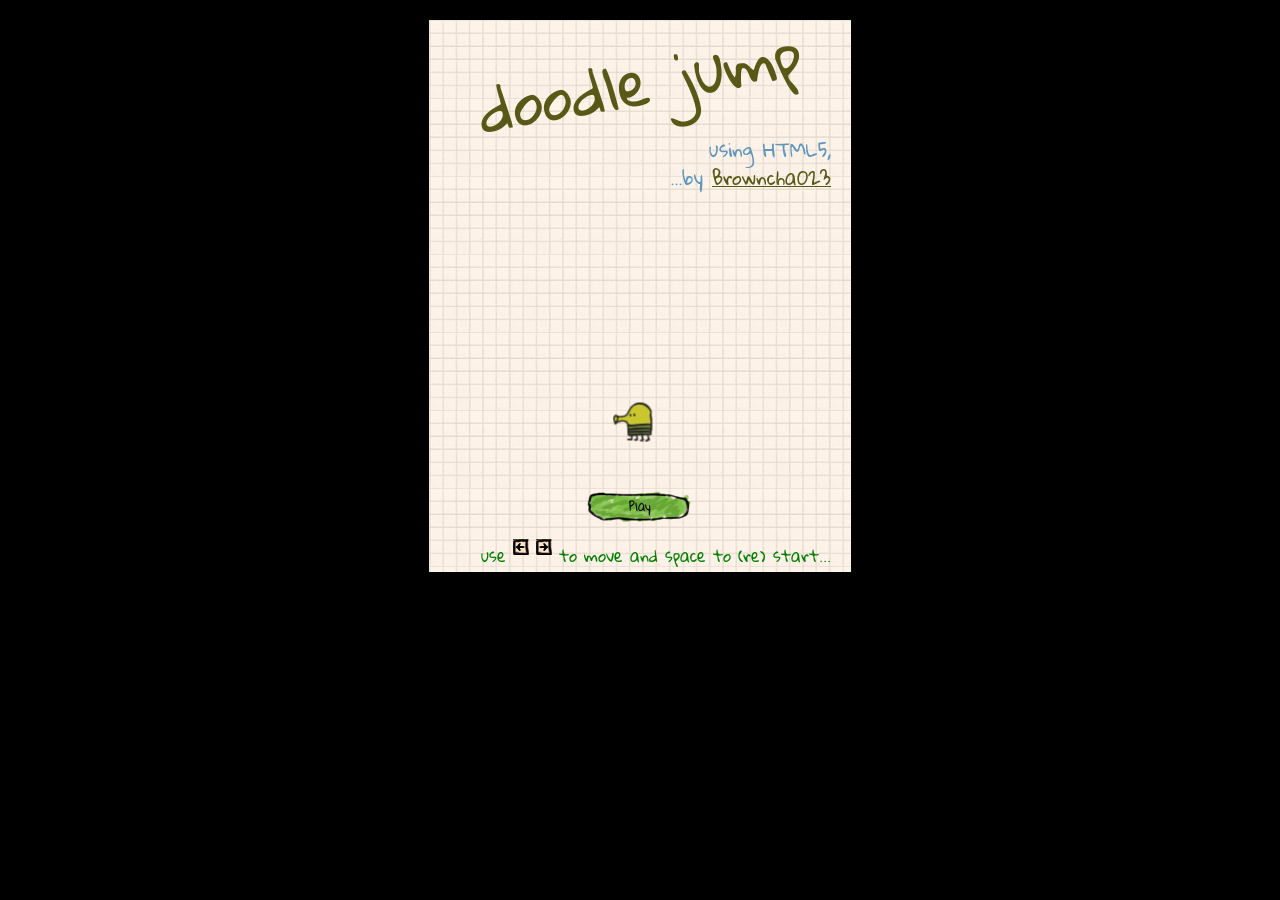
<file: games/doodle.html>
<!doctype html><html> <head> <meta charset="utf-8"> <style> @import url("https://fonts.googleapis.com/css2?family=Gloria+Hallelujah&display=swap");*{box-sizing: border-box;}body { margin: 0; padding: 0; font-family: "Gloria Hallelujah", cursive; background: black;}.container { height: 552px; width: 422px; position: relative; margin: 20px auto 0; overflow: hidden;}canvas { height: 552px; width: 422px; display: block; background: url([data-uri]) top left;}#scoreBoard { width: 420px; height: 50px; background: rgba(182, 200, 220, 0.7); position: absolute; top: -3px; left: 0; z-index: -1; border-image: url([data-uri]) 100 5 round;}#scoreBoard p { font-size: 20px; padding: 0; line-height: 47px; margin: 0px 0 0 5px;}img {display: none}#mainMenu, #gameOverMenu { height: 100%; width: 100%; text-align: center; position: absolute; top: 0; left: 0; z-index: 2;}#gameOverMenu { visibility: hidden;}h2, h3, h1 {font-weight: normal}h1 { font-size: 60px; color: #5a5816; transform: rotate(-10deg); margin: 0px;}h3 {text-align: right; margin: -10px 20px 0 0; color: #5e96be}h3 a {color: #5a5816}.button { width: 105px; height: 31px; background: url([data-uri]) 0 0 no-repeat; display: block; color: #000; font-size: 12px; line-height: 31px; text-decoration: none; position: absolute; left: 50%; bottom: 50px; margin-left: -53px;}.info {position: absolute; right: 20px; bottom: 00px; margin: 0; color: green}.info .key { width: 16px; height: 16px; background: url([data-uri]) no-repeat; text-indent: -9999px; display: inline-block;}.info .key.left {background-position: -92px -621px;}.info .key.right {background-position: -92px -641px;} </style> </head> <body> <div class="container"> <canvas id="canvas">Aww, your browser does not support HTML5!</canvas> <div id="mainMenu"> <h1>doodle jump</h1> <h3>using HTML5,</h3> <h3>...by <a href="https://github.com/Browncha023/Vengeance" target="_blank">Browncha023</a></h3> <p class="info">use <span class="key left">←</span> <span class="key right">→</span> to move and space to (re) start...</p> <a class="button" href="javascript:init()">Play</a> </div> <div id="gameOverMenu"> <h1>game over!</h1> <h3 id="go_score">you scored 0 points</h3> <a class="button" href="javascript:reset()">Restart</a> </div> <img id="sprite" src="[data-uri]"/> <div id="scoreBoard"> <p id="score">0</p> </div> </div> <script> window.requestAnimFrame = (function() { return window.requestAnimationFrame || window.webkitRequestAnimationFrame || window.mozRequestAnimationFrame || window.oRequestAnimationFrame || window.msRequestAnimationFrame || function(callback) { window.setTimeout(callback, 1000 / 60); };})();var canvas = document.getElementById("canvas"), ctx = canvas.getContext("2d");var width = 422, height = 552;canvas.width = width;canvas.height = height;var platforms = [], image = document.getElementById("sprite"), player, platformCount = 10, position = 0, gravity = 0.2, animloop, flag = 0, menuloop, broken = 0, dir, score = 0, firstRun = true;var Base = function() { this.height = 5; this.width = width; this.cx = 0; this.cy = 614; this.cwidth = 100; this.cheight = 5; this.moved = 0; this.x = 0; this.y = height - this.height; this.draw = function() { try { ctx.drawImage(image, this.cx, this.cy, this.cwidth, this.cheight, this.x, this.y, this.width, this.height); } catch (e) {} };};var base = new Base();var Player = function() { this.vy = 11; this.vx = 0; this.isMovingLeft = false; this.isMovingRight = false; this.isDead = false; this.width = 55; this.height = 40; this.cx = 0; this.cy = 0; this.cwidth = 110; this.cheight = 80; this.dir = "left"; this.x = width / 2 - this.width / 2; this.y = height; this.draw = function() { try { if (this.dir == "right") this.cy = 121; else if (this.dir == "left") this.cy = 201; else if (this.dir == "right_land") this.cy = 289; else if (this.dir == "left_land") this.cy = 371; ctx.drawImage(image, this.cx, this.cy, this.cwidth, this.cheight, this.x, this.y, this.width, this.height); } catch (e) {} }; this.jump = function() { this.vy = -8; }; this.jumpHigh = function() { this.vy = -16; };};player = new Player();function Platform() { this.width = 70; this.height = 17; this.x = Math.random() * (width - this.width); this.y = position; position += (height / platformCount); this.flag = 0; this.state = 0; this.cx = 0; this.cy = 0; this.cwidth = 105; this.cheight = 31; this.draw = function() { try { if (this.type == 1) this.cy = 0; else if (this.type == 2) this.cy = 61; else if (this.type == 3 && this.flag === 0) this.cy = 31; else if (this.type == 3 && this.flag == 1) this.cy = 1000; else if (this.type == 4 && this.state === 0) this.cy = 90; else if (this.type == 4 && this.state == 1) this.cy = 1000; ctx.drawImage(image, this.cx, this.cy, this.cwidth, this.cheight, this.x, this.y, this.width, this.height); } catch (e) {} }; if (score >= 5000) this.types = [2, 3, 3, 3, 4, 4, 4, 4]; else if (score >= 2000 && score < 5000) this.types = [2, 2, 2, 3, 3, 3, 3, 4, 4, 4, 4]; else if (score >= 1000 && score < 2000) this.types = [2, 2, 2, 3, 3, 3, 3, 3]; else if (score >= 500 && score < 1000) this.types = [1, 1, 1, 1, 1, 2, 2, 2, 2, 3, 3, 3, 3]; else if (score >= 100 && score < 500) this.types = [1, 1, 1, 1, 2, 2]; else this.types = [1]; this.type = this.types[Math.floor(Math.random() * this.types.length)]; if (this.type == 3 && broken < 1) { broken++; } else if (this.type == 3 && broken >= 1) { this.type = 1; broken = 0; } this.moved = 0; this.vx = 1;}for (var i = 0; i < platformCount; i++) { platforms.push(new Platform());}var Platform_broken_substitute = function() { this.height = 30; this.width = 70; this.x = 0; this.y = 0; this.cx = 0; this.cy = 554; this.cwidth = 105; this.cheight = 60; this.appearance = false; this.draw = function() { try { if (this.appearance === true) ctx.drawImage(image, this.cx, this.cy, this.cwidth, this.cheight, this.x, this.y, this.width, this.height); else return; } catch (e) {} };};var platform_broken_substitute = new Platform_broken_substitute();var spring = function() { this.x = 0; this.y = 0; this.width = 26; this.height = 30; this.cx = 0; this.cy = 0; this.cwidth = 45; this.cheight = 53; this.state = 0; this.draw = function() { try { if (this.state === 0) this.cy = 445; else if (this.state == 1) this.cy = 501; ctx.drawImage(image, this.cx, this.cy, this.cwidth, this.cheight, this.x, this.y, this.width, this.height); } catch (e) {} };};var Spring = new spring();function init() { var dir = "left", jumpCount = 0; firstRun = false; function paintCanvas() { ctx.clearRect(0, 0, width, height); } function playerCalc() { if (dir == "left") { player.dir = "left"; if (player.vy < -7 && player.vy > -15) player.dir = "left_land"; } else if (dir == "right") { player.dir = "right"; if (player.vy < -7 && player.vy > -15) player.dir = "right_land"; } document.onkeydown = function(e) { var key = e.keyCode; if (key == 37) { dir = "left"; player.isMovingLeft = true; } else if (key == 39) { dir = "right"; player.isMovingRight = true; } if(key == 32) { if(firstRun === true) init(); else reset(); } }; document.onkeyup = function(e) { var key = e.keyCode; if (key == 37) { dir = "left"; player.isMovingLeft = false; } else if (key == 39) { dir = "right"; player.isMovingRight = false; } }; if (player.isMovingLeft === true) { player.x += player.vx; player.vx -= 0.15; } else { player.x += player.vx; if (player.vx < 0) player.vx += 0.1; } if (player.isMovingRight === true) { player.x += player.vx; player.vx += 0.15; } else { player.x += player.vx; if (player.vx > 0) player.vx -= 0.1; } if(player.vx > 8) player.vx = 8; else if(player.vx < -8) player.vx = -8; if ((player.y + player.height) > base.y && base.y < height) player.jump(); if (base.y > height && (player.y + player.height) > height && player.isDead != "lol") player.isDead = true; if (player.x > width) player.x = 0 - player.width; else if (player.x < 0 - player.width) player.x = width; if (player.y >= (height / 2) - (player.height / 2)) { player.y += player.vy; player.vy += gravity; } else { platforms.forEach(function(p, i) { if (player.vy < 0) { p.y -= player.vy; } if (p.y > height) { platforms[i] = new Platform(); platforms[i].y = p.y - height; } }); base.y -= player.vy; player.vy += gravity; if (player.vy >= 0) { player.y += player.vy; player.vy += gravity; } score++; } collides(); if (player.isDead === true) gameOver(); } function springCalc() { var s = Spring; var p = platforms[0]; if (p.type == 1 || p.type == 2) { s.x = p.x + p.width / 2 - s.width / 2; s.y = p.y - p.height - 10; if (s.y > height / 1.1) s.state = 0; s.draw(); } else { s.x = 0 - s.width; s.y = 0 - s.height; } } function platformCalc() { var subs = platform_broken_substitute; platforms.forEach(function(p, i) { if (p.type == 2) { if (p.x < 0 || p.x + p.width > width) p.vx *= -1; p.x += p.vx; } if (p.flag == 1 && subs.appearance === false && jumpCount === 0) { subs.x = p.x; subs.y = p.y; subs.appearance = true; jumpCount++; } p.draw(); }); if (subs.appearance === true) { subs.draw(); subs.y += 8; } if (subs.y > height) subs.appearance = false; } function collides() { platforms.forEach(function(p, i) { if (player.vy > 0 && p.state === 0 && (player.x + 15 < p.x + p.width) && (player.x + player.width - 15 > p.x) && (player.y + player.height > p.y) && (player.y + player.height < p.y + p.height)) { if (p.type == 3 && p.flag === 0) { p.flag = 1; jumpCount = 0; return; } else if (p.type == 4 && p.state === 0) { player.jump(); p.state = 1; } else if (p.flag == 1) return; else { player.jump(); } } }); var s = Spring; if (player.vy > 0 && (s.state === 0) && (player.x + 15 < s.x + s.width) && (player.x + player.width - 15 > s.x) && (player.y + player.height > s.y) && (player.y + player.height < s.y + s.height)) { s.state = 1; player.jumpHigh(); } } function updateScore() { var scoreText = document.getElementById("score"); scoreText.innerHTML = score; } function gameOver() { platforms.forEach(function(p, i) { p.y -= 12; }); if(player.y > height/2 && flag === 0) { player.y -= 8; player.vy = 0; } else if(player.y < height / 2) flag = 1; else if(player.y + player.height > height) { showGoMenu(); hideScore(); player.isDead = "lol"; } } function update() { paintCanvas(); platformCalc(); springCalc(); playerCalc(); player.draw(); base.draw(); updateScore(); } menuLoop = function(){return;}; animloop = function() { update(); requestAnimFrame(animloop); }; animloop(); hideMenu(); showScore();}function reset() { hideGoMenu(); showScore(); player.isDead = false; flag = 0; position = 0; score = 0; base = new Base(); player = new Player(); Spring = new spring(); platform_broken_substitute = new Platform_broken_substitute(); platforms = []; for (var i = 0; i < platformCount; i++) { platforms.push(new Platform()); }}function hideMenu() { var menu = document.getElementById("mainMenu"); menu.style.zIndex = -1;}function showGoMenu() { var menu = document.getElementById("gameOverMenu"); menu.style.zIndex = 1; menu.style.visibility = "visible"; var scoreText = document.getElementById("go_score"); scoreText.innerHTML = "You scored " + score + " points!";}function hideGoMenu() { var menu = document.getElementById("gameOverMenu"); menu.style.zIndex = -1; menu.style.visibility = "hidden";}function showScore() { var menu = document.getElementById("scoreBoard"); menu.style.zIndex = 1;}function hideScore() { var menu = document.getElementById("scoreBoard"); menu.style.zIndex = -1;}function playerJump() { player.y += player.vy; player.vy += gravity; if (player.vy > 0 && (player.x + 15 < 260) && (player.x + player.width - 15 > 155) && (player.y + player.height > 475) && (player.y + player.height < 500)) player.jump(); if (dir == "left") { player.dir = "left"; if (player.vy < -7 && player.vy > -15) player.dir = "left_land"; } else if (dir == "right") { player.dir = "right"; if (player.vy < -7 && player.vy > -15) player.dir = "right_land"; } document.onkeydown = function(e) { var key = e.keyCode; if (key == 37) { dir = "left"; player.isMovingLeft = true; } else if (key == 39) { dir = "right"; player.isMovingRight = true; } if(key == 32) { if(firstRun === true) { init(); firstRun = false; } else reset(); } }; document.onkeyup = function(e) { var key = e.keyCode; if (key == 37) { dir = "left"; player.isMovingLeft = false; } else if (key == 39) { dir = "right"; player.isMovingRight = false; } }; if (player.isMovingLeft === true) { player.x += player.vx; player.vx -= 0.15; } else { player.x += player.vx; if (player.vx < 0) player.vx += 0.1; } if (player.isMovingRight === true) { player.x += player.vx; player.vx += 0.15; } else { player.x += player.vx; if (player.vx > 0) player.vx -= 0.1; } if ((player.y + player.height) > base.y && base.y < height) player.jump(); if (player.x > width) player.x = 0 - player.width; else if (player.x < 0 - player.width) player.x = width; player.draw();}function update() { ctx.clearRect(0, 0, width, height); playerJump();} menuLoop = function() { update(); requestAnimFrame(menuLoop);};menuLoop(); </script> </body></html>
</file>
<file: style.css>
@font-face {
  font-family: grtvalue;
  src: url(valorantfont.ttf);
}
@media screen and (max-width:1920px) {
html {
  height: 100%;
  width: 100%;
}
body {
  background: rgb(0, 0, 0);
  background: rgb(2,0,36);
  background: linear-gradient(171deg, rgba(2,0,36,1) 0%, rgba(9,9,121,1) 35%, rgba(9,18,127,1) 38%, rgb(98, 190, 209) 100%);
  
  background-size: 3000px 3000px;
  .header {
    background-color: #F1F1F1;
    text-align: center;
    padding: 20px;

  }
}
h1 {
  color: rgb(253, 253, 253);
  font-family:'Gill Sans', 'Gill Sans MT', Calibri, 'Trebuchet MS', sans-serif;
  font-style: oblique;
}

h2 {
  color: white;
  font-family: Verdana;
}
button {
  background-color: #db4d00;
  border: 3px;
}
p {
  color: white;
  font-family: Verdana;
}

h3 {
  color: white;
  font-family: Verdana;
}
/* link colour*/
a {
  color: white;
  font-family: Verdana;
  
}
button{
  font-family: sans-serif;
  font-size: 100%;
  color: rgb(232, 223, 223);
  border-radius: 5px;
}
button:hover{
  transform: scale(1.3);
  color: white;
}
.frank-oz{
  background-color: #357971;
  border-radius: 5px;
}
  /* Add a black background color to the top navigation */
  .topnav {
    background-color: #00ffe1;
    overflow: hidden;
    border-radius: 8px;
    width: 95vw;
    display: flex;
    flex-direction:row;
    justify-content: space-evenly;
  }
  /* Style the links inside the navigation bar */
  .topnav a {
    float: left;
    color: #0f0f0f;
    text-align: center;
    padding: 14px 16px;
    text-decoration: none;
    font-size: 15px;
    border-radius: 5px;
  }

  /* Change the color of links on hover */
  .topnav a:hover {
    background-color: #98e8e5;
    color: black;
  }

  /* Add a color to the active/current link */
  .topnav a.active {
    background-color: #04AA6D;
    color: white;
  }
  /* UI Bar Logo Placement */
  .navigation-bar ul {
    padding: 0px;
    margin: 0px;
    text-align: center;
    display:inline-block;
    vertical-align:top;
  }
  /* {
      box-sizing: border-box;
      font-family: -apple-system, BlinkMacSystemFont, "segoe ui", roboto, oxygen, ubuntu, cantarell, "fira sans", "droid sans", "helvetica neue", Arial, sans-serif;
      font-size: 16px;
  } */
  body {
      background-color: #435165;
  }
}

@media screen and (max-width:642px) {
  html {
    height: 100%;
    width: 100%;
  }
  body {
    background: rgb(0, 0, 0);
    background: rgb(2,0,36);
    background: linear-gradient(171deg, rgba(2,0,36,1) 0%, rgba(9,9,121,1) 35%, rgba(9,18,127,1) 38%, rgb(98, 190, 209) 100%);
    
    background-size: 3000px 3000px;
    .header {
      background-color: #F1F1F1;
      text-align: center;
      padding: 20px;
  
    }
  }
  h1 {
    color: rgb(253, 253, 253);
    font-family:'Gill Sans', 'Gill Sans MT', Calibri, 'Trebuchet MS', sans-serif;
    font-style: oblique;
  }
  
  h2 {
    color: white;
    font-family: Verdana;
  }
  button {
    background-color: #db4d00;
    border: 3px;
  }
  p {
    color: white;
    font-family: Verdana;
  }
  
  h3 {
    color: white;
    font-family: Verdana;
  }
  /* link colour*/
  a {
    color: white;
    font-family: Verdana;
  }
  button{
    font-family: sans-serif;
    font-size: 100%;
    color: rgb(232, 223, 223);
    border-radius: 5px;
  }
  button:hover{
    transform: scale(1.3);
    color: white;
  }
    /* Add a black background color to the top navigation */
    .topnav {
      background-color: #00ffe1;
      overflow: hidden;
      border-radius: 8px;
      width: 95vw;
      display: flex;
      flex-direction:row;
      justify-content: space-evenly;
    }
    /* Style the links inside the navigation bar */
    .topnav a {
      float: left;
      color: #0f0f0f;
      text-align: center;
      padding: 14px 16px;
      text-decoration: none;
      font-size: 11px;
      font-family: 'Franklin Gothic Medium', 'Arial Narrow', Arial, sans-serif;
      font-style: bold;
      border-radius: 5px;
    }
  
    /* Change the color of links on hover */
    .topnav a:hover {
      background-color: #98e8e5;
      color: black;
    }
  
    /* Add a color to the active/current link */
    .topnav a.active {
      background-color: #04AA6D;
      color: white;
    }
    /* UI Bar Logo Placement */
    .navigation-bar ul {
      padding: 0px;
      margin: 0px;
      text-align: center;
      display:inline-block;
      vertical-align:top;
    }
    /* {
        box-sizing: border-box;
        font-family: -apple-system, BlinkMacSystemFont, "segoe ui", roboto, oxygen, ubuntu, cantarell, "fira sans", "droid sans", "helvetica neue", Arial, sans-serif;
        font-size: 16px;
    } */
    body {
        background-color: #435165;
    }
  }
</file>
